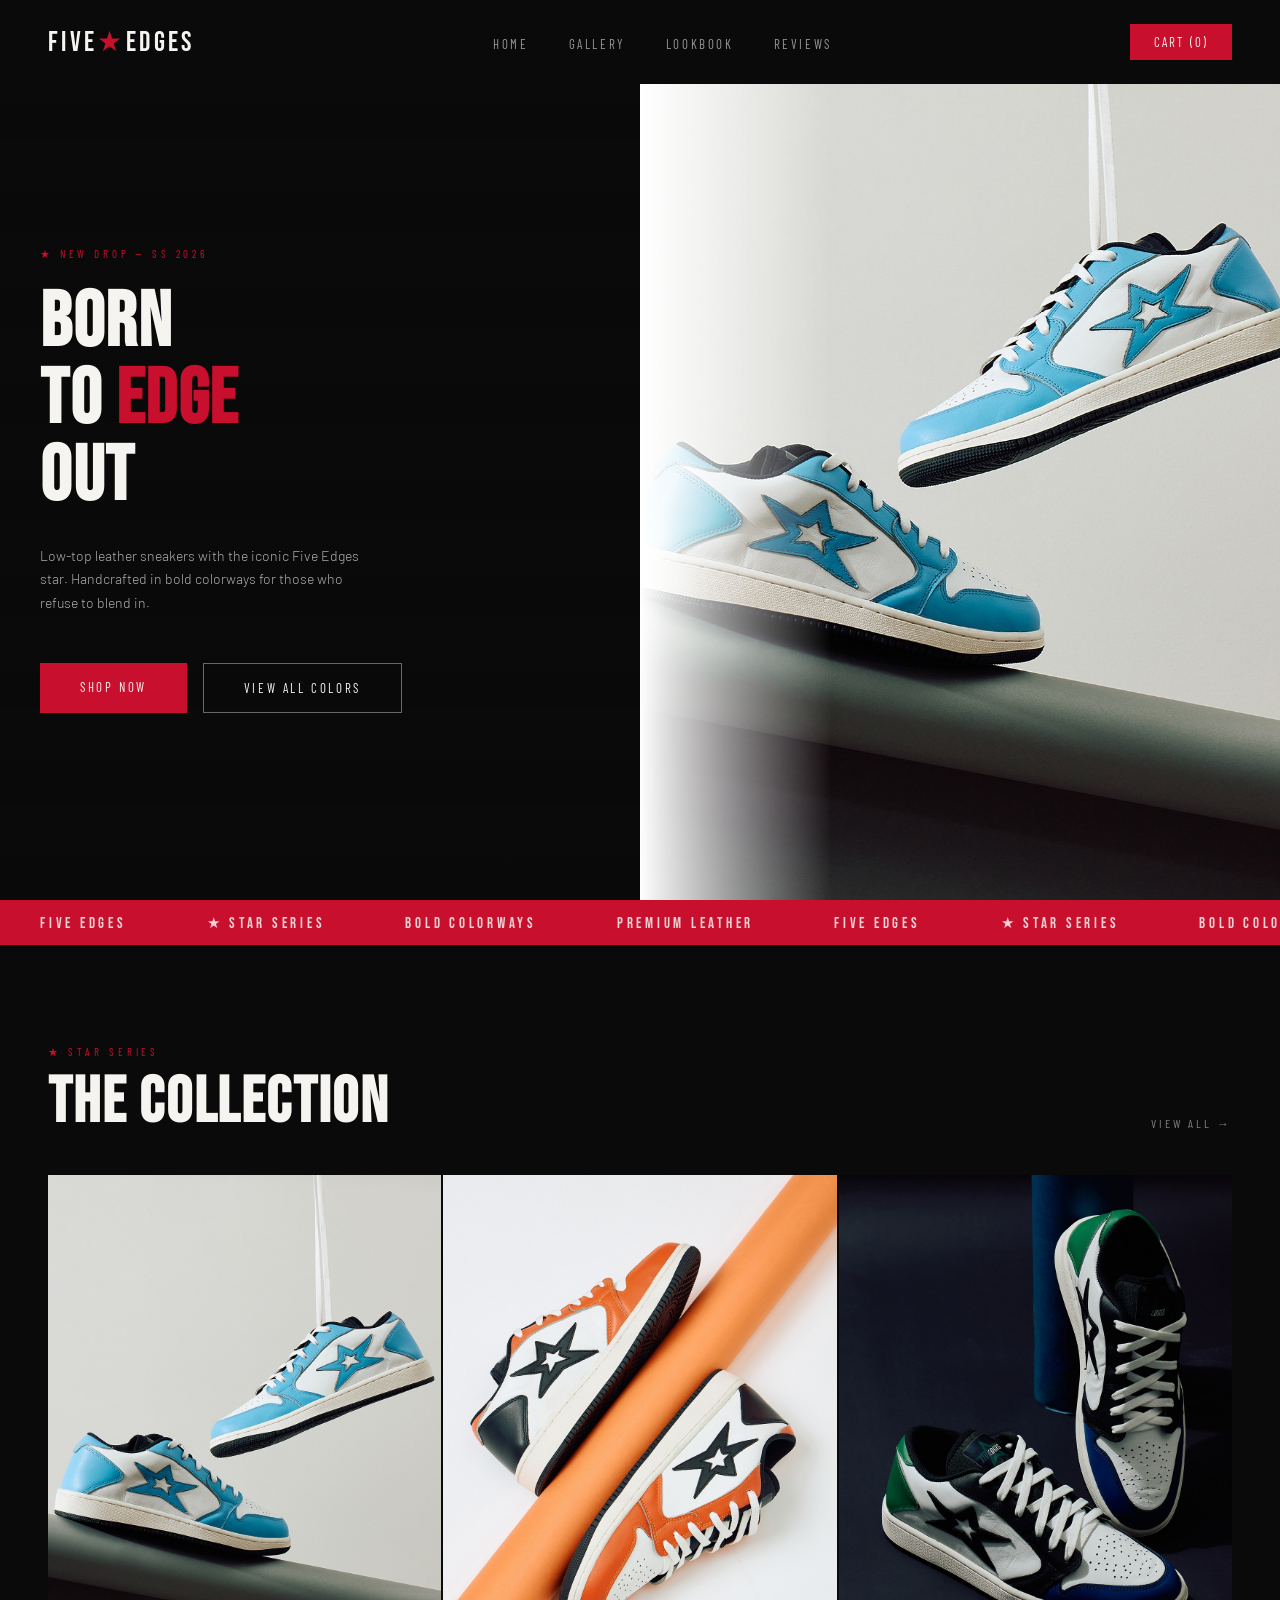
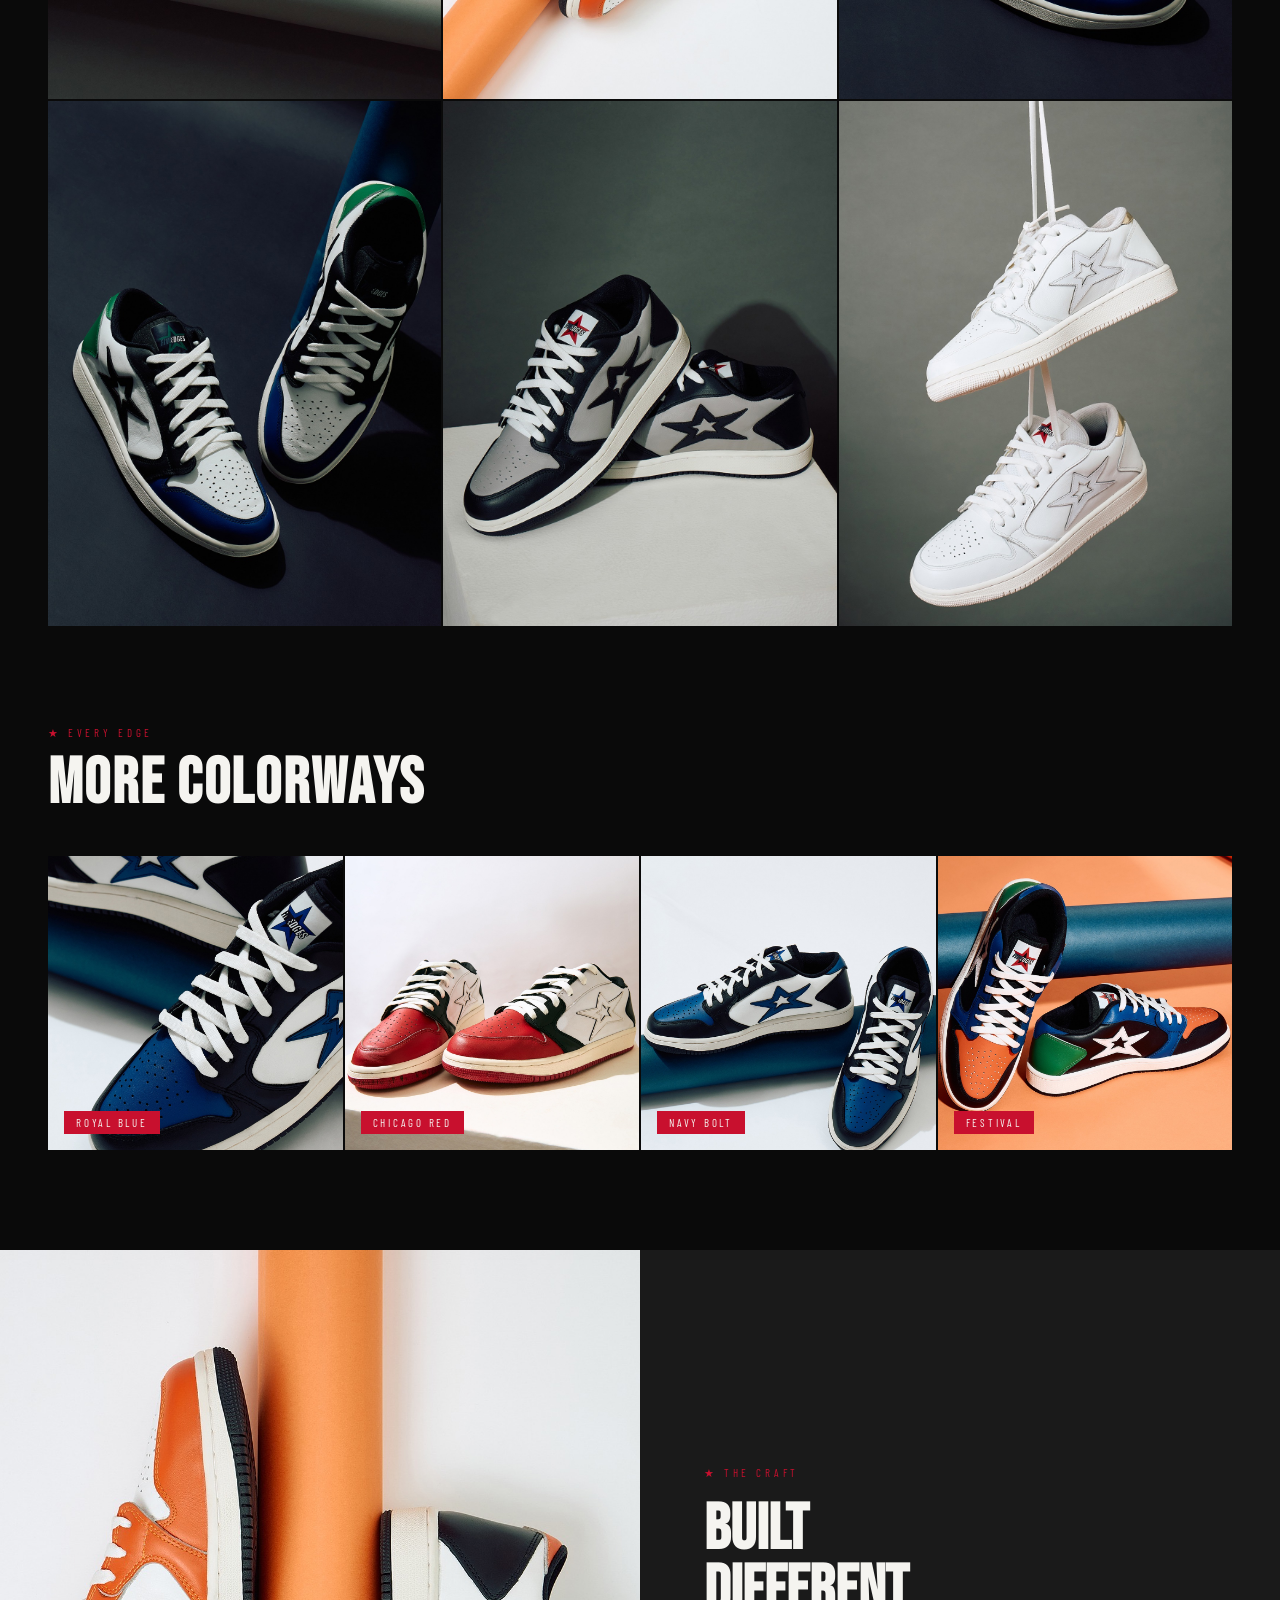
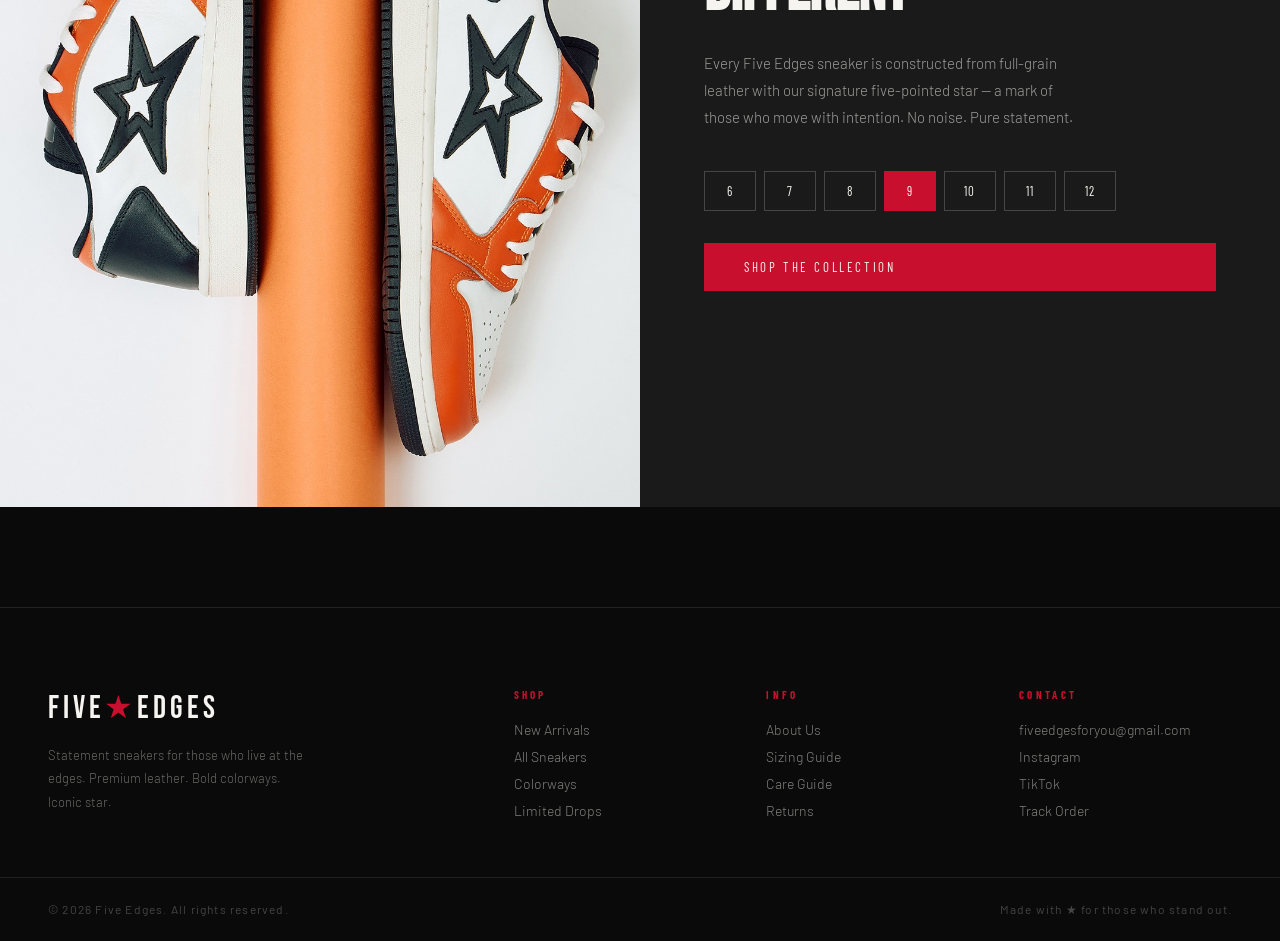
<file: index.html>
<!DOCTYPE html>
<html lang="en">
<head>
<meta charset="UTF-8">
<meta name="viewport" content="width=device-width, initial-scale=1.0">
<title>FIVE EDGES — Sneakers</title>
<link href="https://fonts.googleapis.com/css2?family=Bebas+Neue&family=Barlow+Condensed:wght@400;600;700&family=Barlow:wght@300;400&display=swap" rel="stylesheet">
  <link rel="stylesheet" href="assets/css/style.css">
</head>
<body>


<!-- NAV -->
<nav>
  <a href="#" class="nav-logo">FIVE<span>★</span>EDGES</a>
  <ul class="nav-links">
    <li><a href="index.html">Home</a></li>
    <li><a href="gallery.html">Gallery</a></li>
    <li><a href="lookbook.html">Lookbook</a></li>
    <li><a href="reviews.html">Reviews</a></li>
  </ul>
  <div style="display:flex;align-items:center;gap:12px;">
    <button class="nav-cart" onclick="openCart()">Cart (<span id="cartCount">0</span>)</button>
    <button class="hamburger" id="hamburger" onclick="toggleMenu()" aria-label="Menu">
      <span></span><span></span><span></span>
    </button>
  </div>
</nav>

<!-- Mobile Menu -->
<div class="mobile-menu" id="mobileMenu">
  <ul>
    <li><a href="index.html" onclick="toggleMenu()">Home</a></li>
    <li><a href="gallery.html" onclick="toggleMenu()">Gallery</a></li>
    <li><a href="lookbook.html" onclick="toggleMenu()">Lookbook</a></li>
    <li><a href="reviews.html" onclick="toggleMenu()">Reviews</a></li>
  </ul>
</div>

<!-- HERO -->
<section class="hero">
  <div class="hero-left">
    <div class="hero-tag">★ New Drop — SS 2026</div>
    <h1 class="hero-title">BORN<br>TO <em>EDGE</em><br>OUT</h1>
    <p class="hero-sub">Low-top leather sneakers with the iconic Five Edges star. Handcrafted in bold colorways for those who refuse to blend in.</p>
    <div class="hero-cta">
      <a href="#collection" class="btn-primary">Shop Now</a>
      <a href="#colorways" class="btn-outline">View All Colors</a>
    </div>
  </div>
  <div class="hero-right">
    <img src="assets/images/image-001.jpg" alt="Five Edges Blue Star" id="heroImg">
    <div class="hero-overlay"></div>
  </div>
</section>

<!-- MARQUEE -->
<div class="marquee-strip">
  <div class="marquee-inner">
    <span>FIVE EDGES</span><span>★ STAR SERIES</span><span>BOLD COLORWAYS</span><span>PREMIUM LEATHER</span><span>FIVE EDGES</span><span>★ STAR SERIES</span><span>BOLD COLORWAYS</span><span>PREMIUM LEATHER</span><span>FIVE EDGES</span><span>★ STAR SERIES</span><span>BOLD COLORWAYS</span><span>PREMIUM LEATHER</span><span>FIVE EDGES</span><span>★ STAR SERIES</span><span>BOLD COLORWAYS</span><span>PREMIUM LEATHER</span>
  </div>
</div>

<!-- COLLECTION -->
<section id="collection" style="background:#0a0a0a;">
  <div class="section-header">
    <div>
      <div class="section-label">★ Star Series</div>
      <h2 class="section-title">The Collection</h2>
    </div>
    <a href="#" class="section-link">View All →</a>
  </div>

  <div class="product-grid">
    <!-- Card 1 -->
    <div class="product-card" onclick="addToCart('Star Low — Ocean Blue', '₹4,499')">
      <img src="assets/images/image-001.jpg" alt="Ocean Blue">
      <div class="product-card-overlay">
        <div class="product-name">Star Low</div>
        <div class="product-color">Ocean Blue / White</div>
        <div class="product-price">₹4,499</div>
        <button class="add-to-cart">Add to Cart</button>
      </div>
    </div>
    <!-- Card 2 -->
    <div class="product-card" onclick="addToCart('Star Low — Blaze Orange', '₹4,499')">
      <img src="assets/images/image-002.jpg" alt="Blaze Orange">
      <div class="product-card-overlay">
        <div class="product-name">Star Low</div>
        <div class="product-color">Blaze Orange / Black</div>
        <div class="product-price">₹4,499</div>
        <button class="add-to-cart">Add to Cart</button>
      </div>
    </div>
    <!-- Card 3 -->
    <div class="product-card" onclick="addToCart('Star Low — Forest Night', '₹4,499')">
      <img src="assets/images/image-003.jpg" alt="Forest Night">
      <div class="product-card-overlay">
        <div class="product-name">Star Low</div>
        <div class="product-color">Forest / Navy / Blue</div>
        <div class="product-price">₹4,499</div>
        <button class="add-to-cart">Add to Cart</button>
      </div>
    </div>
    <!-- Card 4 -->
    <div class="product-card" onclick="addToCart('Star Low — Midnight', '₹4,499')">
      <img src="assets/images/image-004.jpg" alt="Midnight">
      <div class="product-card-overlay">
        <div class="product-name">Star Low</div>
        <div class="product-color">Midnight Navy / Blue</div>
        <div class="product-price">₹4,499</div>
        <button class="add-to-cart">Add to Cart</button>
      </div>
    </div>
    <!-- Card 5 -->
    <div class="product-card" onclick="addToCart('Star Low — Shadow', '₹4,499')">
      <img src="assets/images/image-005.jpg" alt="Shadow">
      <div class="product-card-overlay">
        <div class="product-name">Star Low</div>
        <div class="product-color">Shadow Grey / Navy</div>
        <div class="product-price">₹4,499</div>
        <button class="add-to-cart">Add to Cart</button>
      </div>
    </div>
    <!-- Card 6 -->
    <div class="product-card" onclick="addToCart('Star Low — Cloud', '₹4,499')">
      <img src="assets/images/image-006.jpg" alt="Cloud White">
      <div class="product-card-overlay">
        <div class="product-name">Star Low</div>
        <div class="product-color">Cloud White / Gold</div>
        <div class="product-price">₹4,499</div>
        <button class="add-to-cart">Add to Cart</button>
      </div>
    </div>
  </div>
</section>

<!-- COLORWAYS -->
<section class="colorway-section" id="colorways">
  <div class="section-header" style="padding: 0 0 0 0;">
    <div>
      <div class="section-label">★ Every Edge</div>
      <h2 class="section-title">More Colorways</h2>
    </div>
  </div>
  <div class="colorway-scroll">
    <div class="colorway-item" onclick="addToCart('Star Low — Royal Blue', '₹4,499')">
      <img src="assets/images/image-007.jpg" alt="Royal Blue">
      <div class="colorway-badge">Royal Blue</div>
    </div>
    <div class="colorway-item" onclick="addToCart('Star Low — Chicago Red', '₹4,499')">
      <img src="assets/images/image-008.jpg" alt="Chicago Red">
      <div class="colorway-badge">Chicago Red</div>
    </div>
    <div class="colorway-item" onclick="addToCart('Star Low — Navy Bolt', '₹4,499')">
      <img src="assets/images/image-009.jpg" alt="Navy Bolt">
      <div class="colorway-badge">Navy Bolt</div>
    </div>
    <div class="colorway-item" onclick="addToCart('Star Low — Festival', '₹4,499')">
      <img src="assets/images/image-010.jpg" alt="Festival">
      <div class="colorway-badge">Festival</div>
    </div>
  </div>
</section>

<!-- FEATURE SPLIT -->
<section class="feature-split" id="about">
  <div class="feature-img">
    <img src="assets/images/image-011.jpg" alt="Five Edges detail">
  </div>
  <div class="feature-content">
    <div class="section-label">★ The Craft</div>
    <h2>BUILT<br>DIFFERENT</h2>
    <p>Every Five Edges sneaker is constructed from full-grain leather with our signature five-pointed star — a mark of those who move with intention. No noise. Pure statement.</p>
    <div class="size-row" id="sizeRow">
      <button class="size-btn" onclick="selectSize(this)">6</button>
      <button class="size-btn" onclick="selectSize(this)">7</button>
      <button class="size-btn" onclick="selectSize(this)">8</button>
      <button class="size-btn active" onclick="selectSize(this)">9</button>
      <button class="size-btn" onclick="selectSize(this)">10</button>
      <button class="size-btn" onclick="selectSize(this)">11</button>
      <button class="size-btn" onclick="selectSize(this)">12</button>
    </div>
    <a href="#collection" class="btn-primary">Shop the Collection</a>
  </div>
</section>

<!-- CART DRAWER -->
<div class="cart-overlay" id="cartOverlay" onclick="closeCart()"></div>
<div class="cart-drawer" id="cartDrawer">
  <div class="cart-header">
    <div style="display:flex;align-items:center;gap:12px;">
      <h3>YOUR CART</h3>
      <span class="cart-count" id="cartCountBadge">0</span>
    </div>
    <button class="cart-close" onclick="closeCart()">✕</button>
  </div>
  <div class="cart-items" id="cartItems">
    <div class="cart-empty">
      <span class="big">★</span>
      Your cart is empty
    </div>
  </div>
  <div class="cart-footer" id="cartFooter" style="display:none;">
    <div class="cart-total-row">
      <span class="cart-total-label">Total</span>
      <span class="cart-total-amount" id="cartTotal">$0</span>
    </div>
    <button class="checkout-btn">Proceed to Checkout →</button>
  </div>
</div>

<!-- TOAST -->
<div class="toast" id="toast">Added to Cart ★</div>

<!-- FOOTER -->
<footer>
  <div class="footer-brand">
    <a href="#" class="nav-logo">FIVE<span style="color:var(--red)">★</span>EDGES</a>
    <p>Statement sneakers for those who live at the edges. Premium leather. Bold colorways. Iconic star.</p>
  </div>
  <div class="footer-col">
    <h4>Shop</h4>
    <a href="#">New Arrivals</a>
    <a href="#">All Sneakers</a>
    <a href="#">Colorways</a>
    <a href="#">Limited Drops</a>
  </div>
  <div class="footer-col">
    <h4>Info</h4>
    <a href="#">About Us</a>
    <a href="#">Sizing Guide</a>
    <a href="#">Care Guide</a>
    <a href="#">Returns</a>
  </div>
  <div class="footer-col">
    <h4>Contact</h4>
    <a href="#">fiveedgesforyou@gmail.com</a>
    <a href="#">Instagram</a>
    <a href="#">TikTok</a>
    <a href="#">Track Order</a>
  </div>
</footer>
<div class="footer-bottom">
  <p>© 2026 Five Edges. All rights reserved.</p>
  <p>Made with ★ for those who stand out.</p>
</div>

  <script src="assets/js/main.js"></script>
</body>
</html>
</file>
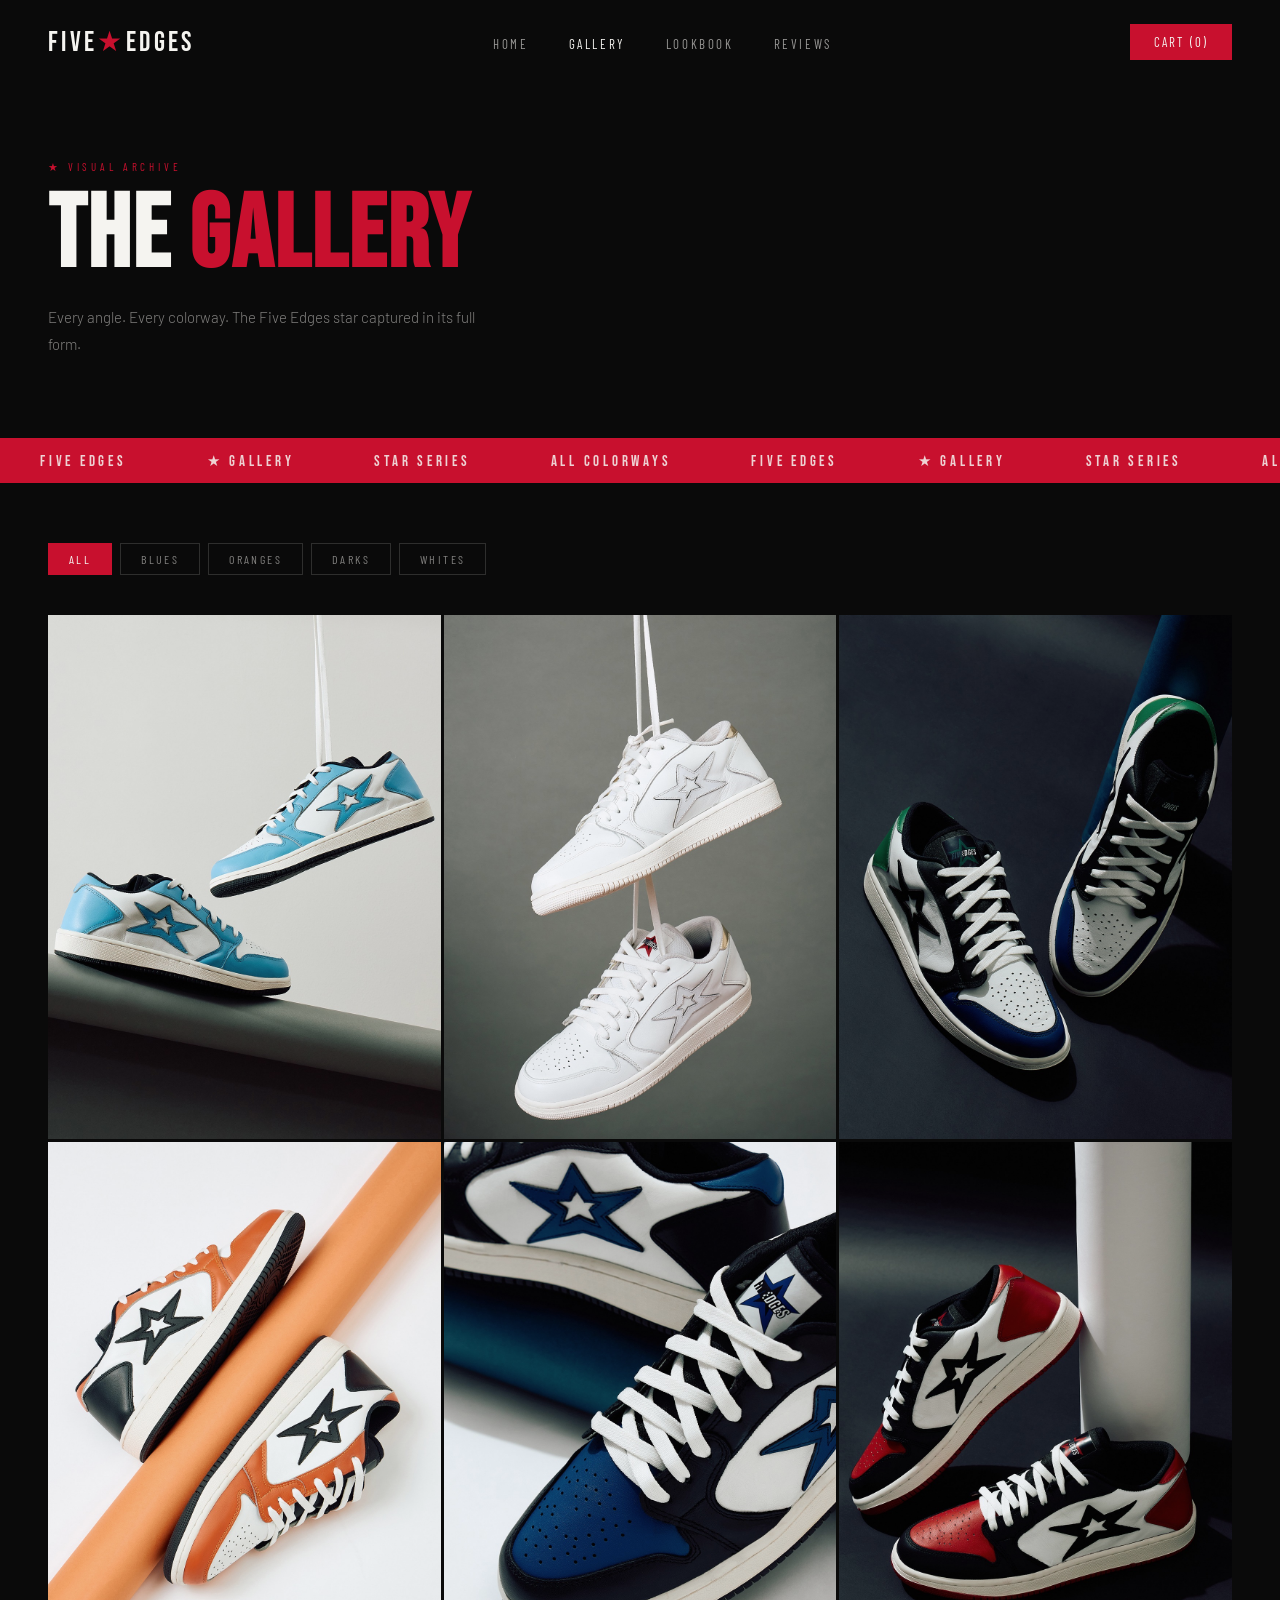
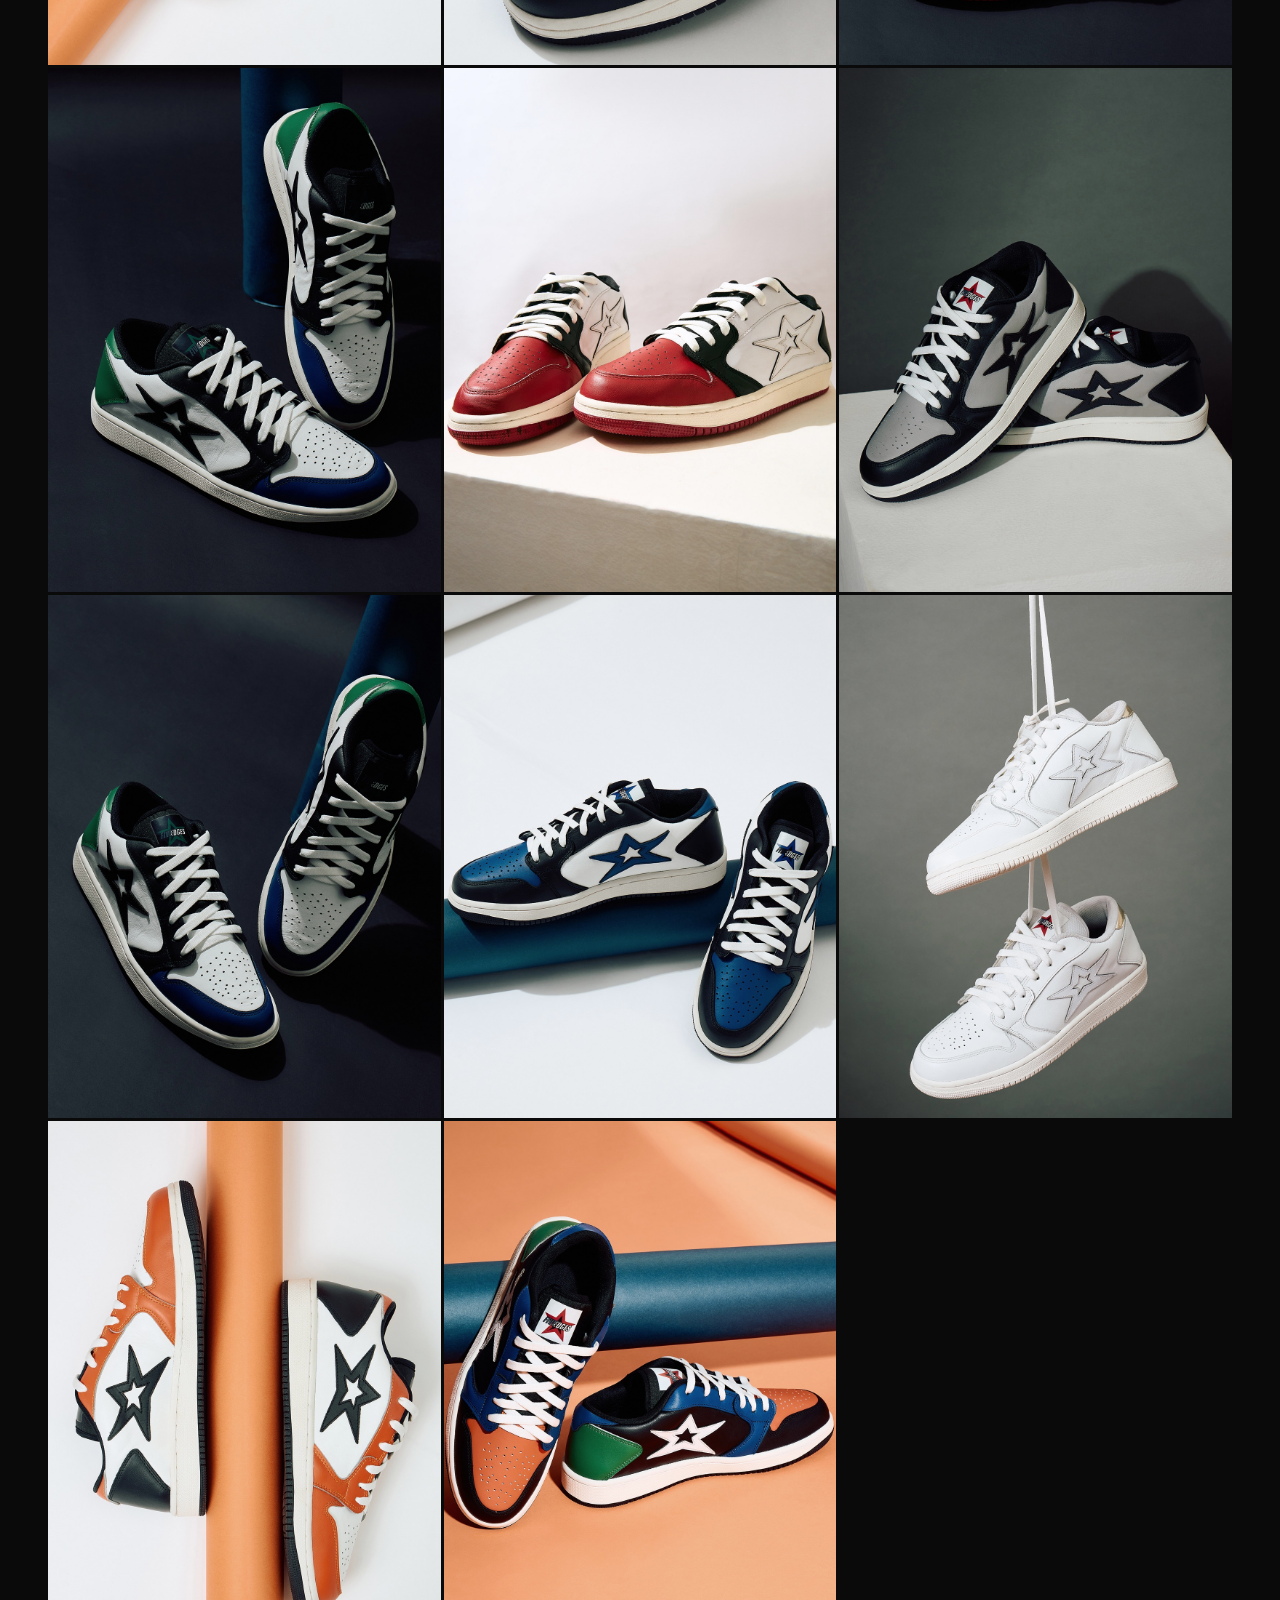
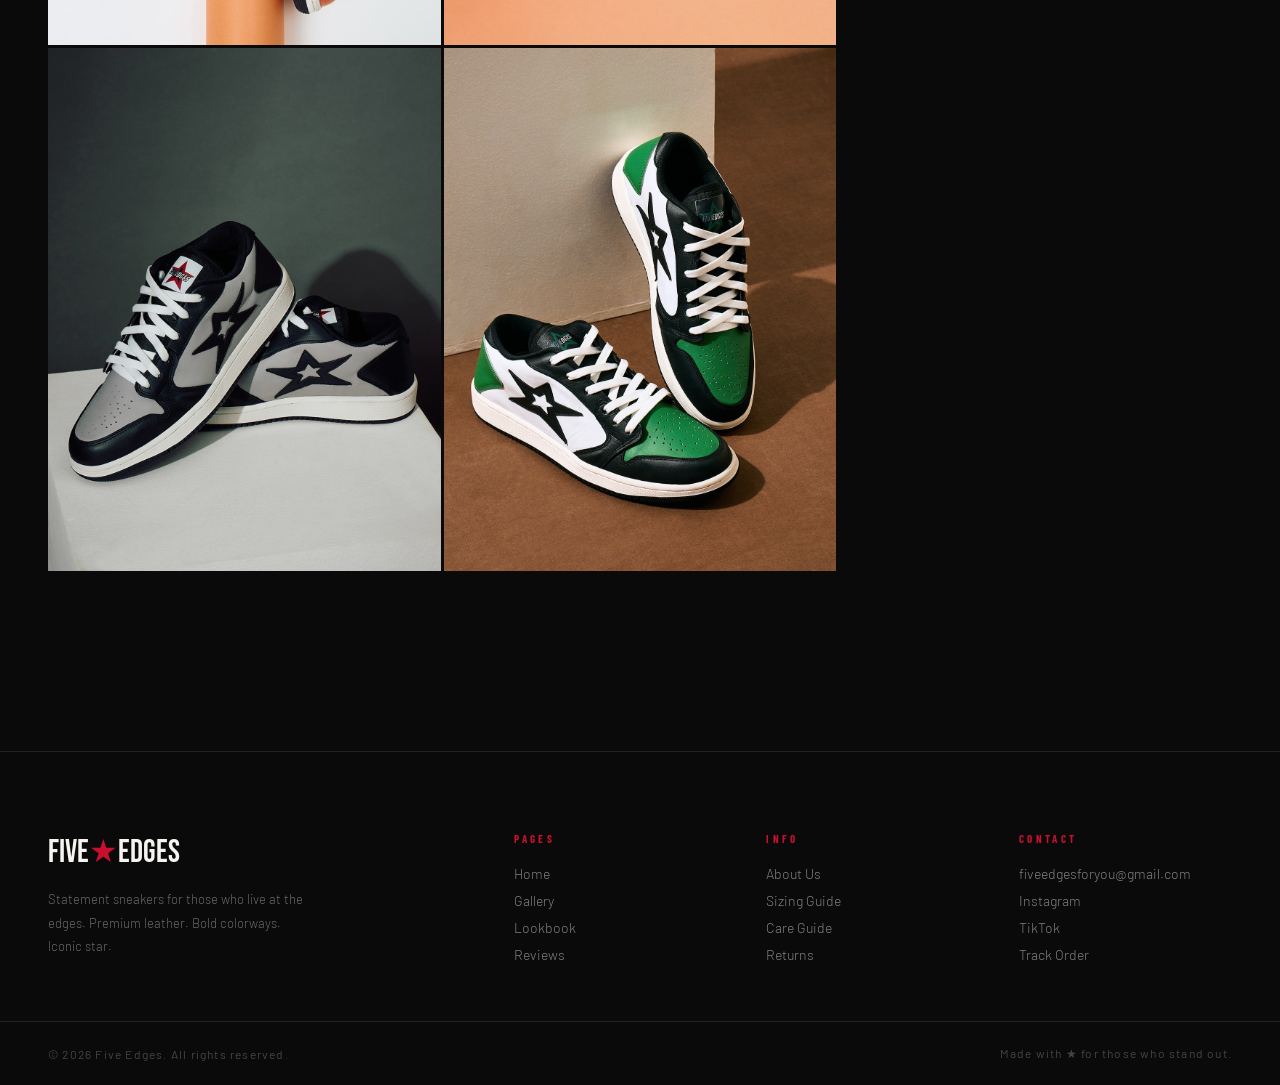
<file: gallery.html>
<!DOCTYPE html>
<html lang="en">
<head>
<meta charset="UTF-8"><meta name="viewport" content="width=device-width,initial-scale=1.0">
<title>Gallery — Five Edges</title>

<link href="https://fonts.googleapis.com/css2?family=Bebas+Neue&family=Barlow+Condensed:wght@400;600;700&family=Barlow:wght@300;400&display=swap" rel="stylesheet">
  <link rel="stylesheet" href="assets/css/style.css">
</head>
<body style="background:#0a0a0a;">

<nav>
  <a href="index.html" class="nav-logo">FIVE<span>★</span>EDGES</a>
  <ul class="nav-links">
    <li><a href="index.html" >Home</a></li>
    <li><a href="gallery.html" class='active'>Gallery</a></li>
    <li><a href="lookbook.html" >Lookbook</a></li>
    <li><a href="reviews.html" >Reviews</a></li>
  </ul>
  <div style="display:flex;align-items:center;gap:12px;">
    <button class="nav-cart">Cart (0)</button>
    <button class="hamburger" id="hamburger" onclick="toggleMenu()"><span></span><span></span><span></span></button>
  </div>
</nav>
<div class="mobile-menu" id="mobileMenu">
  <ul>
    <li><a href="index.html" onclick="toggleMenu()">Home</a></li>
    <li><a href="gallery.html" onclick="toggleMenu()">Gallery</a></li>
    <li><a href="lookbook.html" onclick="toggleMenu()">Lookbook</a></li>
    <li><a href="reviews.html" onclick="toggleMenu()">Reviews</a></li>
  </ul>
</div>


<div class="page-hero">
  <div class="page-tag">★ Visual Archive</div>
  <h1 class="page-title">THE <em>GALLERY</em></h1>
  <p class="page-sub">Every angle. Every colorway. The Five Edges star captured in its full form.</p>
</div>

<div class="marquee-strip">
  <div class="marquee-inner">
    <span>FIVE EDGES</span><span>★ GALLERY</span><span>STAR SERIES</span><span>ALL COLORWAYS</span><span>FIVE EDGES</span><span>★ GALLERY</span><span>STAR SERIES</span><span>ALL COLORWAYS</span><span>FIVE EDGES</span><span>★ GALLERY</span><span>STAR SERIES</span><span>ALL COLORWAYS</span><span>FIVE EDGES</span><span>★ GALLERY</span><span>STAR SERIES</span><span>ALL COLORWAYS</span>
  </div>
</div>

<div class="filter-wrap">
  <div class="filter-bar">
    <button class="filter-btn active" onclick="filterGallery(this,'all')">All</button>
    <button class="filter-btn" onclick="filterGallery(this,'blue')">Blues</button>
    <button class="filter-btn" onclick="filterGallery(this,'orange')">Oranges</button>
    <button class="filter-btn" onclick="filterGallery(this,'dark')">Darks</button>
    <button class="filter-btn" onclick="filterGallery(this,'white')">Whites</button>
  </div>
</div>

<div class="masonry" id="gallery">
  <div class="masonry-item" data-tag="blue"><img src="assets/images/image-001.jpg" alt="Ocean Blue" loading="lazy"><div class="masonry-overlay"><div class="masonry-label">Star Low</div><div class="masonry-sub">Ocean Blue / White</div></div></div>
  <div class="masonry-item" data-tag="orange"><img src="assets/images/image-002.jpg" alt="Blaze Orange" loading="lazy"><div class="masonry-overlay"><div class="masonry-label">Star Low</div><div class="masonry-sub">Blaze Orange / Black</div></div></div>
  <div class="masonry-item" data-tag="dark"><img src="assets/images/image-003.jpg" alt="Forest Night" loading="lazy"><div class="masonry-overlay"><div class="masonry-label">Star Low</div><div class="masonry-sub">Forest / Navy / Blue</div></div></div>
  <div class="masonry-item" data-tag="dark"><img src="assets/images/image-004.jpg" alt="Midnight Navy" loading="lazy"><div class="masonry-overlay"><div class="masonry-label">Star Low</div><div class="masonry-sub">Midnight Navy</div></div></div>
  <div class="masonry-item" data-tag="orange"><img src="assets/images/image-011.jpg" alt="Orange Top" loading="lazy"><div class="masonry-overlay"><div class="masonry-label">Star Low</div><div class="masonry-sub">Orange / Black Sole</div></div></div>
  <div class="masonry-item" data-tag="dark"><img src="assets/images/image-005.jpg" alt="Shadow Grey" loading="lazy"><div class="masonry-overlay"><div class="masonry-label">Star Low</div><div class="masonry-sub">Shadow Grey / Navy</div></div></div>
  <div class="masonry-item" data-tag="white"><img src="assets/images/image-006.jpg" alt="Cloud White" loading="lazy"><div class="masonry-overlay"><div class="masonry-label">Star Low</div><div class="masonry-sub">Cloud White / Gold</div></div></div>
  <div class="masonry-item" data-tag="blue"><img src="assets/images/image-007.jpg" alt="Royal Blue" loading="lazy"><div class="masonry-overlay"><div class="masonry-label">Star Low</div><div class="masonry-sub">Royal Blue — Detail</div></div></div>
  <div class="masonry-item" data-tag="white"><img src="assets/images/image-008.jpg" alt="Chicago Red" loading="lazy"><div class="masonry-overlay"><div class="masonry-label">Star Low</div><div class="masonry-sub">Chicago Red / White</div></div></div>
  <div class="masonry-item" data-tag="blue"><img src="assets/images/image-009.jpg" alt="Navy Bolt" loading="lazy"><div class="masonry-overlay"><div class="masonry-label">Star Low</div><div class="masonry-sub">Navy Bolt / Blue</div></div></div>
  <div class="masonry-item" data-tag="orange"><img src="assets/images/image-010.jpg" alt="Festival" loading="lazy"><div class="masonry-overlay"><div class="masonry-label">Star Low</div><div class="masonry-sub">Festival — Multi</div></div></div>

  <div class="masonry-item" data-tag="dark"><img src="assets/images/image-012.jpg" alt="Green Black" loading="lazy"><div class="masonry-overlay"><div class="masonry-label">Star Low</div><div class="masonry-sub">Forest Green / Black</div></div></div>
  <div class="masonry-item" data-tag="dark"><img src="assets/images/image-004.jpg" alt="Midnight Navy" loading="lazy"><div class="masonry-overlay"><div class="masonry-label">Star Low</div><div class="masonry-sub">Midnight Navy / Blue</div></div></div>
  <div class="masonry-item" data-tag="dark"><img src="assets/images/image-013.jpg" alt="Red Black" loading="lazy"><div class="masonry-overlay"><div class="masonry-label">Star Low</div><div class="masonry-sub">Crimson Red / Black</div></div></div>
  <div class="masonry-item" data-tag="dark"><img src="assets/images/image-005.jpg" alt="Shadow Grey" loading="lazy"><div class="masonry-overlay"><div class="masonry-label">Star Low</div><div class="masonry-sub">Shadow Grey / Navy</div></div></div>

  <div class="masonry-item" data-tag="white"><img src="assets/images/image-006.jpg" alt="Cloud White Gold" loading="lazy"><div class="masonry-overlay"><div class="masonry-label">Star Low</div><div class="masonry-sub">Cloud White / Gold</div></div></div>
</div>


<footer>
  <div class="footer-brand">
    <a href="index.html" class="footer-logo">FIVE<span>★</span>EDGES</a>
    <p>Statement sneakers for those who live at the edges. Premium leather. Bold colorways. Iconic star.</p>
  </div>
  <div class="footer-col"><h4>Pages</h4><a href="index.html">Home</a><a href="gallery.html">Gallery</a><a href="lookbook.html">Lookbook</a><a href="reviews.html">Reviews</a></div>
  <div class="footer-col"><h4>Info</h4><a href="#">About Us</a><a href="#">Sizing Guide</a><a href="#">Care Guide</a><a href="#">Returns</a></div>
  <div class="footer-col"><h4>Contact</h4><a href="#">fiveedgesforyou@gmail.com</a><a href="#">Instagram</a><a href="#">TikTok</a><a href="#">Track Order</a></div>
</footer>
<div class="footer-bottom">
  <p>© 2026 Five Edges. All rights reserved.</p>
  <p>Made with ★ for those who stand out.</p>
</div>
  <script src="assets/js/main.js"></script>
</body></html>
</file>
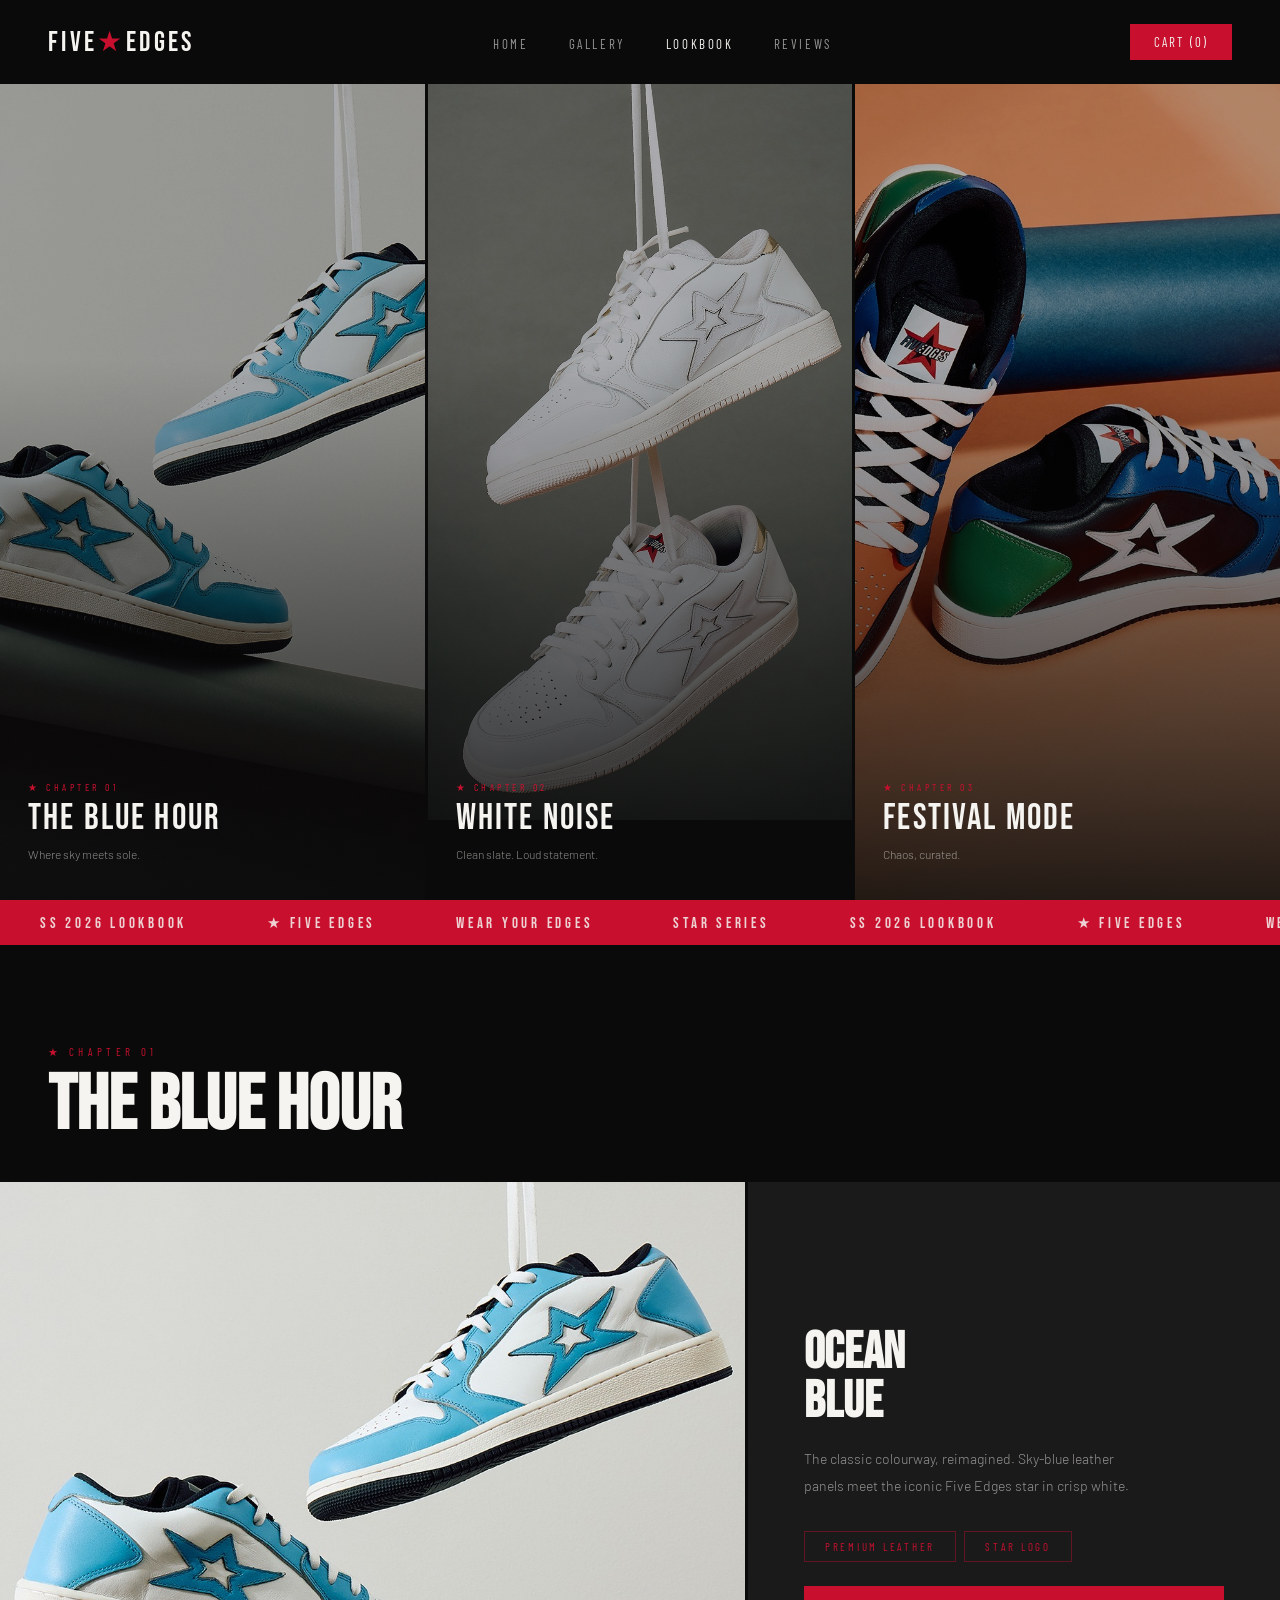
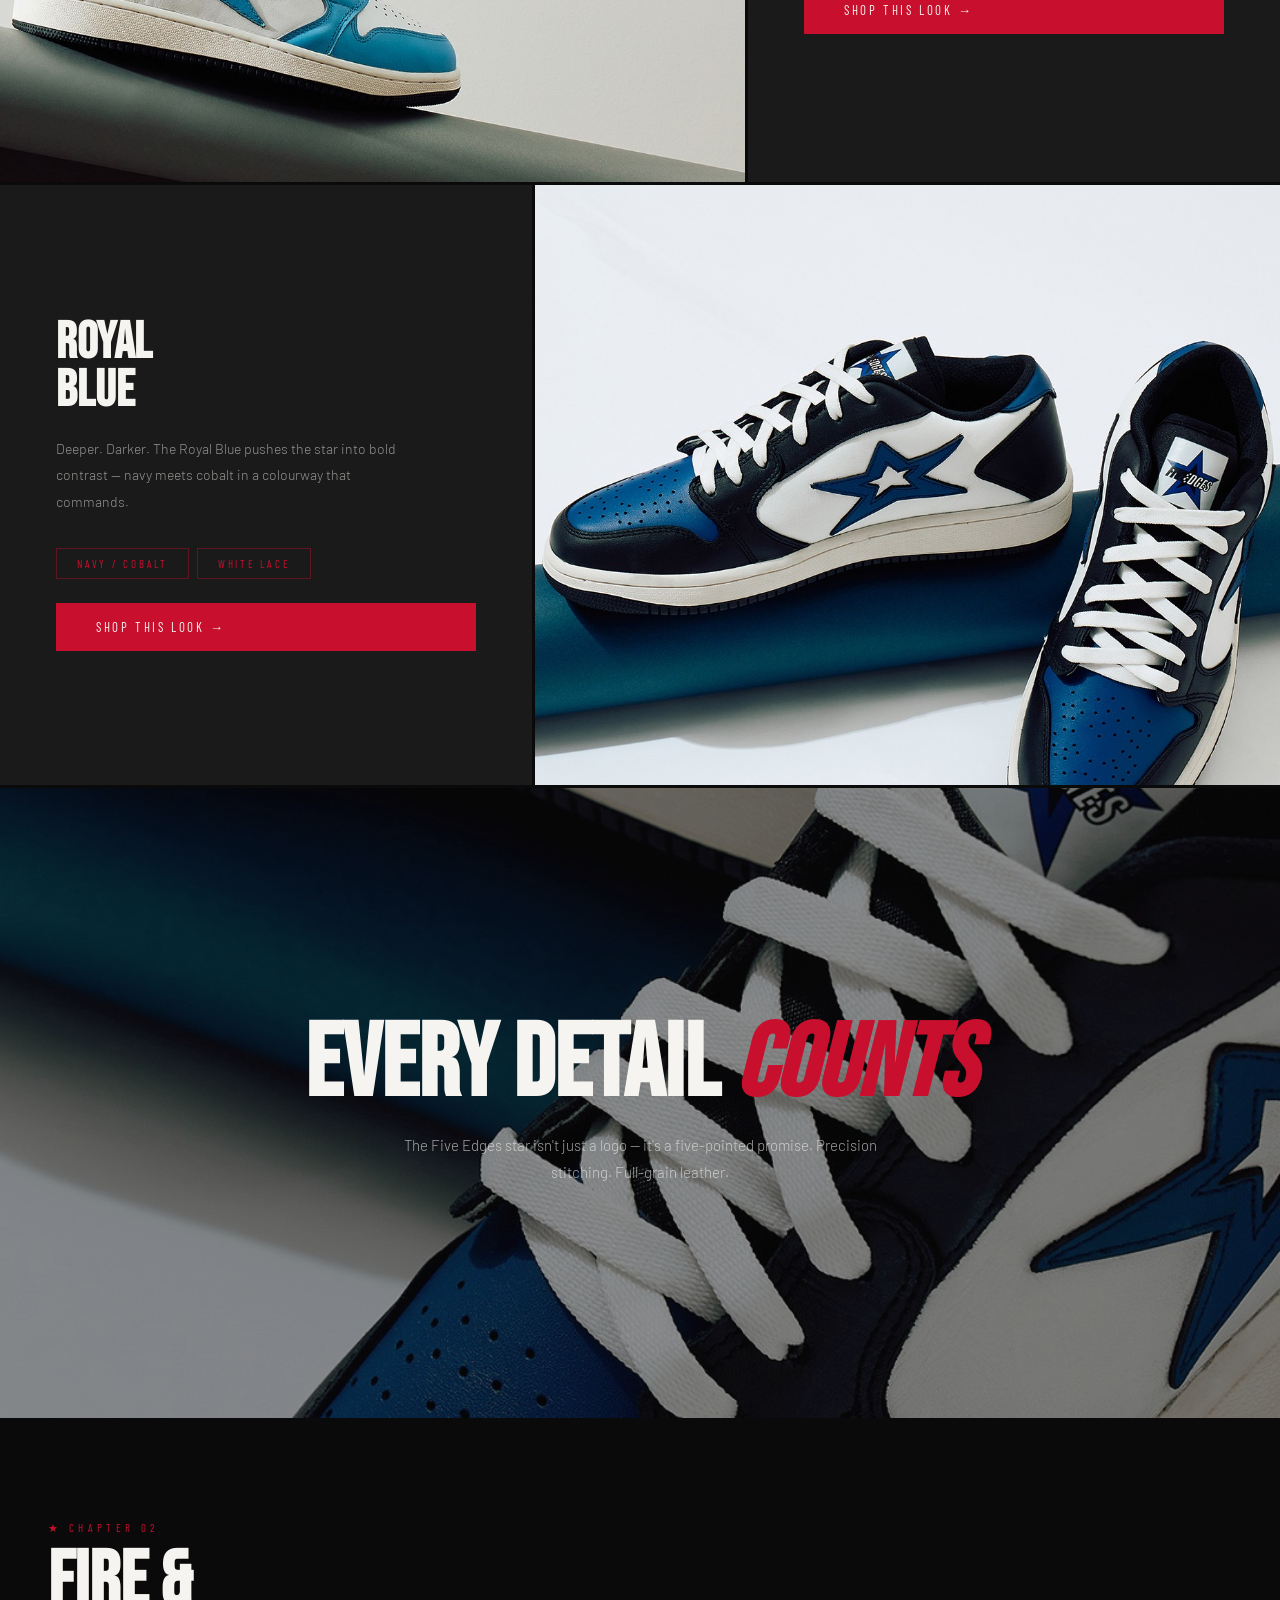
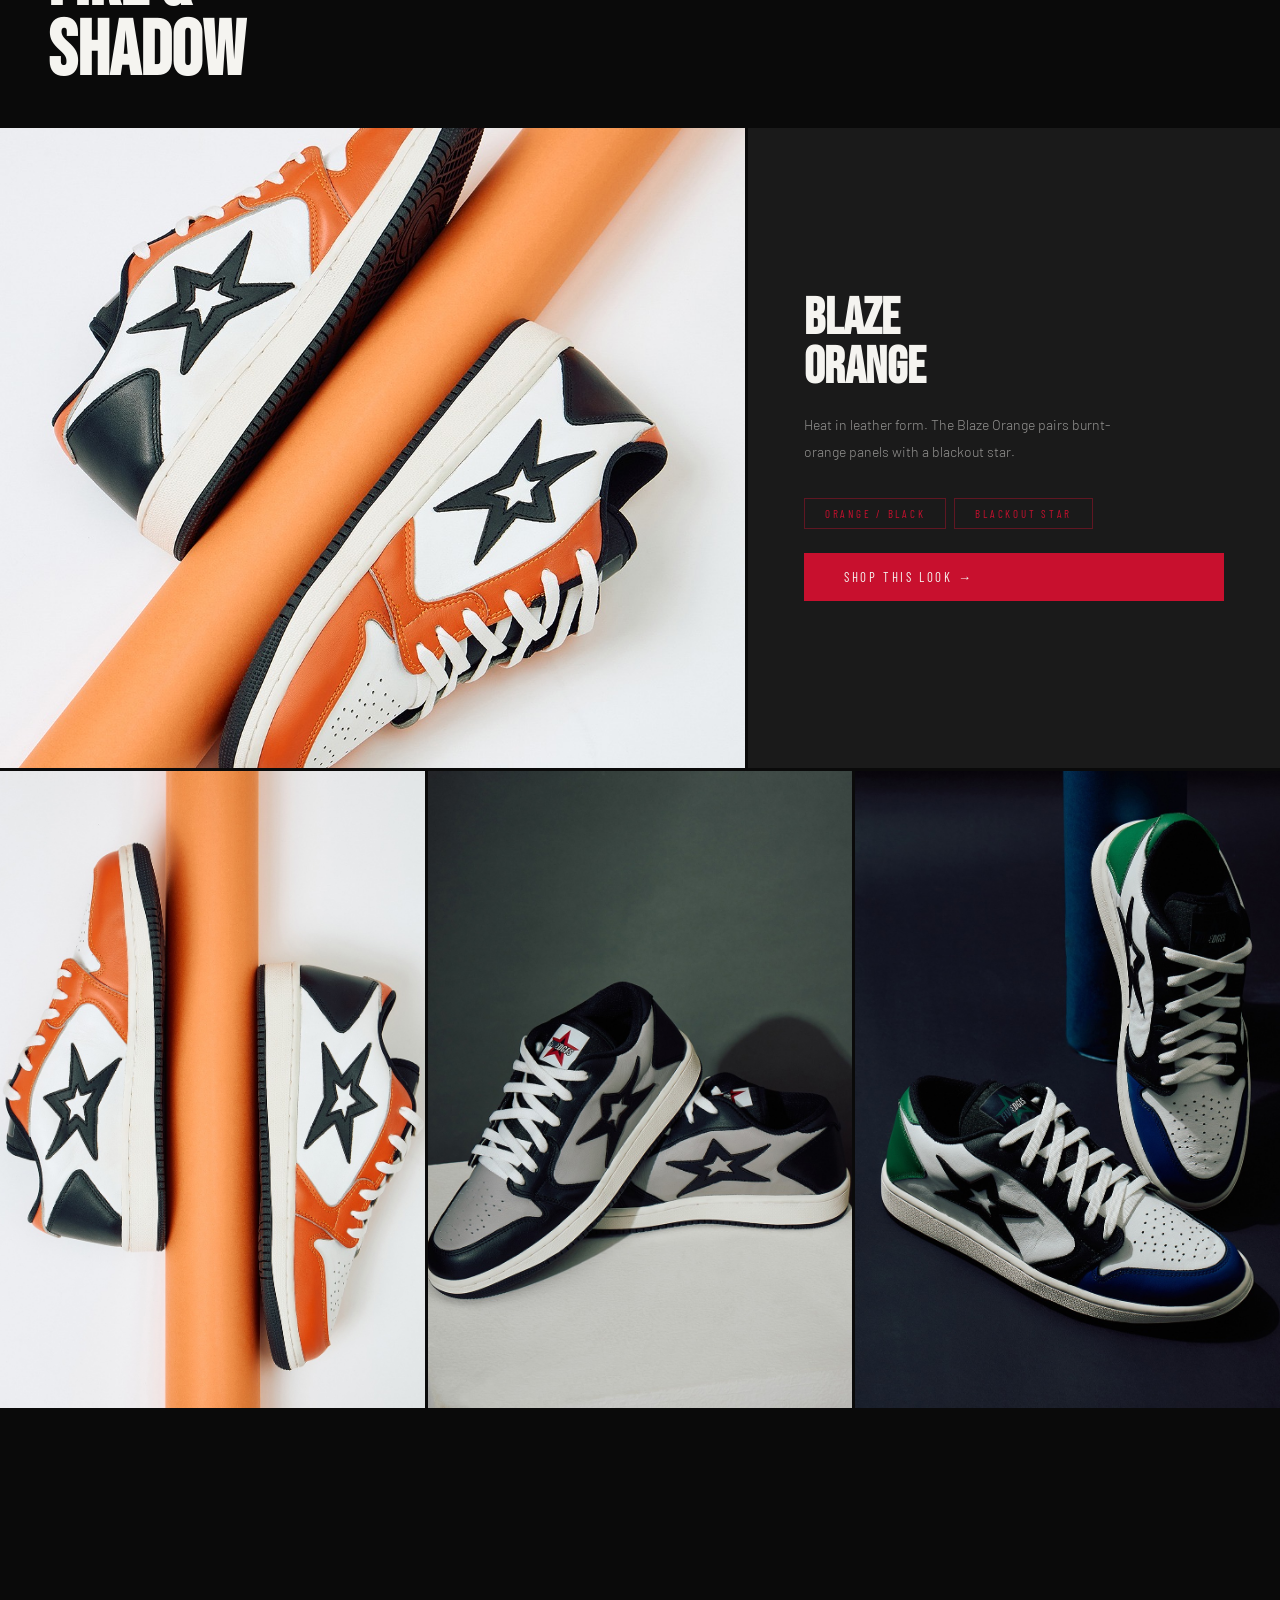
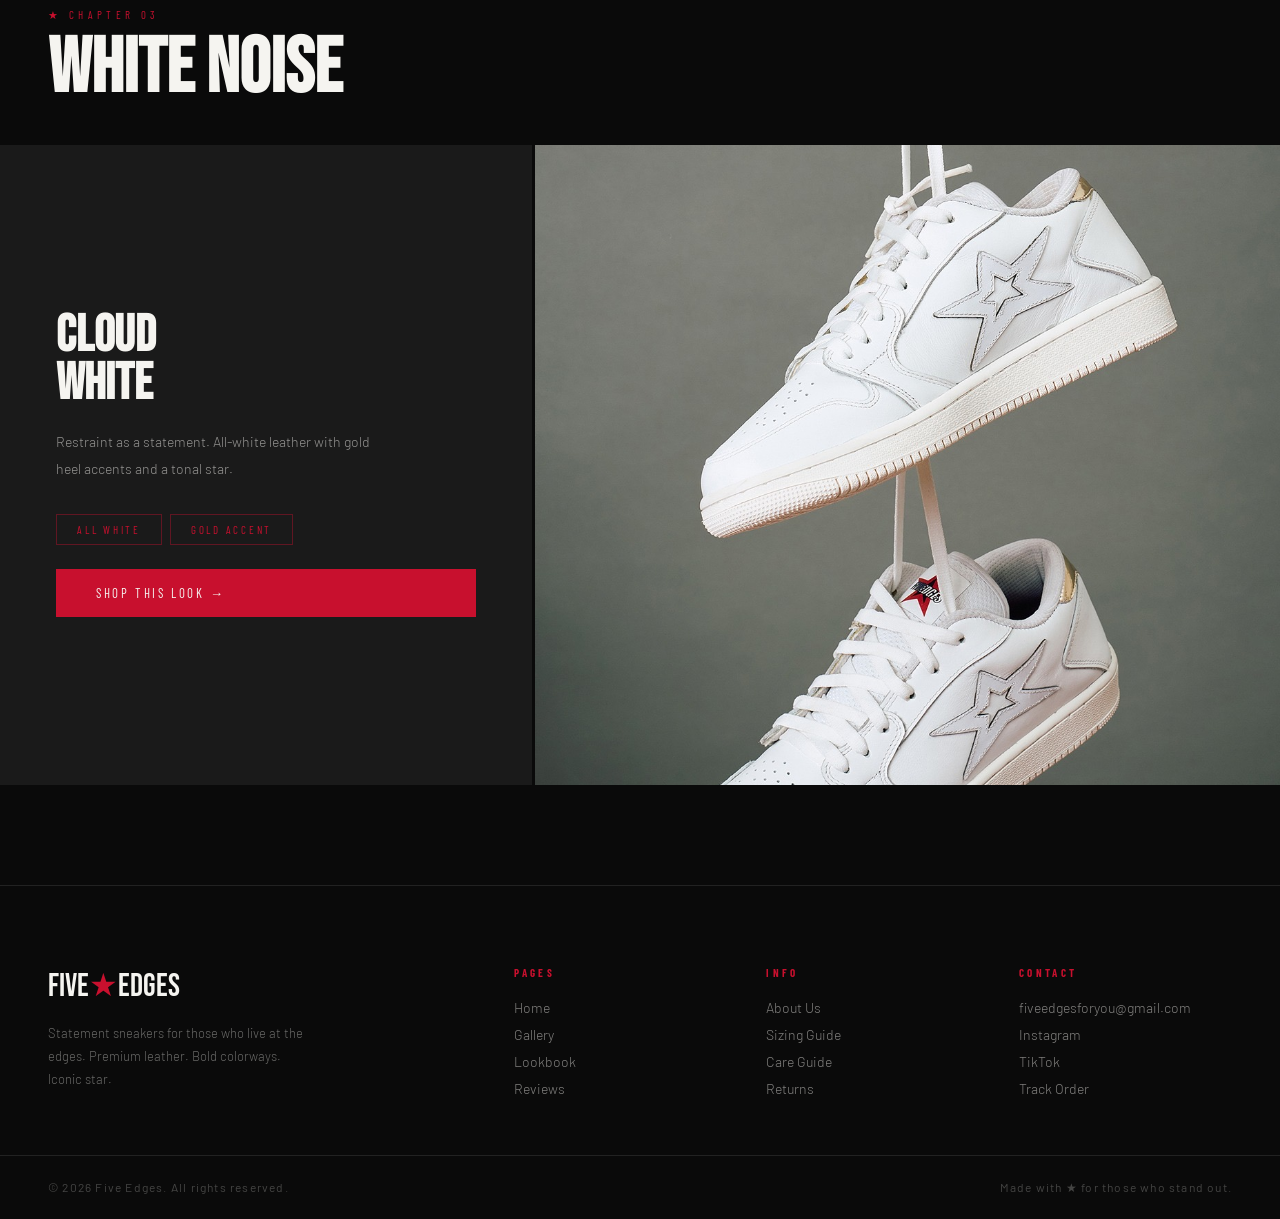
<file: lookbook.html>
<!DOCTYPE html>
<html lang="en">
<head>
<meta charset="UTF-8"><meta name="viewport" content="width=device-width,initial-scale=1.0">
<title>Lookbook — Five Edges</title>

<link href="https://fonts.googleapis.com/css2?family=Bebas+Neue&family=Barlow+Condensed:wght@400;600;700&family=Barlow:wght@300;400&display=swap" rel="stylesheet">
  <link rel="stylesheet" href="assets/css/style.css">
</head>
<body style="background:#0a0a0a;">

<nav>
  <a href="index.html" class="nav-logo">FIVE<span>★</span>EDGES</a>
  <ul class="nav-links">
    <li><a href="index.html" >Home</a></li>
    <li><a href="gallery.html" >Gallery</a></li>
    <li><a href="lookbook.html" class='active'>Lookbook</a></li>
    <li><a href="reviews.html" >Reviews</a></li>
  </ul>
  <div style="display:flex;align-items:center;gap:12px;">
    <button class="nav-cart">Cart (0)</button>
    <button class="hamburger" id="hamburger" onclick="toggleMenu()"><span></span><span></span><span></span></button>
  </div>
</nav>
<div class="mobile-menu" id="mobileMenu">
  <ul>
    <li><a href="index.html" onclick="toggleMenu()">Home</a></li>
    <li><a href="gallery.html" onclick="toggleMenu()">Gallery</a></li>
    <li><a href="lookbook.html" onclick="toggleMenu()">Lookbook</a></li>
    <li><a href="reviews.html" onclick="toggleMenu()">Reviews</a></li>
  </ul>
</div>


<div class="lb-hero">
  <div class="lb-hero-panel"><img src="assets/images/image-001.jpg" alt="Ocean Blue"><div class="lb-hero-text"><div class="lb-chapter">★ Chapter 01</div><div class="lb-title">THE BLUE HOUR</div><div class="lb-desc">Where sky meets sole.</div></div></div>
  <div class="lb-hero-panel" style="padding-top:80px;"><img src="assets/images/image-006.jpg" alt="Cloud White" style="height:calc(100% - 80px)"><div class="lb-hero-text"><div class="lb-chapter">★ Chapter 02</div><div class="lb-title">WHITE NOISE</div><div class="lb-desc">Clean slate. Loud statement.</div></div></div>
  <div class="lb-hero-panel"><img src="assets/images/image-010.jpg" alt="Festival"><div class="lb-hero-text"><div class="lb-chapter">★ Chapter 03</div><div class="lb-title">FESTIVAL MODE</div><div class="lb-desc">Chaos, curated.</div></div></div>
</div>

<div class="marquee-strip"><div class="marquee-inner"><span>SS 2026 LOOKBOOK</span><span>★ FIVE EDGES</span><span>WEAR YOUR EDGES</span><span>STAR SERIES</span><span>SS 2026 LOOKBOOK</span><span>★ FIVE EDGES</span><span>WEAR YOUR EDGES</span><span>STAR SERIES</span><span>SS 2026 LOOKBOOK</span><span>★ FIVE EDGES</span><span>WEAR YOUR EDGES</span><span>STAR SERIES</span><span>SS 2026 LOOKBOOK</span><span>★ FIVE EDGES</span><span>WEAR YOUR EDGES</span><span>STAR SERIES</span></div></div>

<div class="lb-section"><div class="lb-section-label">★ Chapter 01</div><h2 class="lb-section-title">THE BLUE HOUR</h2></div>
<div class="lb-two-col">
  <div class="lb-img" style="height:600px;"><img src="assets/images/image-001.jpg" alt="Ocean Blue"></div>
  <div class="lb-text"><h3>OCEAN<br>BLUE</h3><p>The classic colourway, reimagined. Sky-blue leather panels meet the iconic Five Edges star in crisp white.</p><div><span class="lb-tag">Premium Leather</span><span class="lb-tag">Star Logo</span></div><a href="index.html" class="btn-primary" style="margin-top:16px;">Shop This Look →</a></div>
</div>
<div class="lb-two-col rev">
  <div class="lb-text"><h3>ROYAL<br>BLUE</h3><p>Deeper. Darker. The Royal Blue pushes the star into bold contrast — navy meets cobalt in a colourway that commands.</p><div><span class="lb-tag">Navy / Cobalt</span><span class="lb-tag">White Lace</span></div><a href="index.html" class="btn-primary" style="margin-top:16px;">Shop This Look →</a></div>
  <div class="lb-img" style="height:600px;"><img src="assets/images/image-009.jpg" alt="Navy Bolt"></div>
</div>

<div class="lb-full"><img src="assets/images/image-007.jpg" alt="Royal Blue Detail"><div class="lb-full-text"><h2>EVERY DETAIL <em style="color:#c8102e">COUNTS</em></h2><p>The Five Edges star isn't just a logo — it's a five-pointed promise. Precision stitching. Full-grain leather.</p></div></div>

<div class="lb-section"><div class="lb-section-label">★ Chapter 02</div><h2 class="lb-section-title">FIRE &<br>SHADOW</h2></div>
<div class="lb-two-col">
  <div class="lb-img" style="height:640px;"><img src="assets/images/image-002.jpg" alt="Blaze Orange"></div>
  <div class="lb-text"><h3>BLAZE<br>ORANGE</h3><p>Heat in leather form. The Blaze Orange pairs burnt-orange panels with a blackout star.</p><div><span class="lb-tag">Orange / Black</span><span class="lb-tag">Blackout Star</span></div><a href="index.html" class="btn-primary" style="margin-top:16px;">Shop This Look →</a></div>
</div>
<div class="lb-three" style="margin-bottom:100px;">
  <div class="lb-img"><img src="assets/images/image-011.jpg" alt="Orange Top"></div>
  <div class="lb-img"><img src="assets/images/image-005.jpg" alt="Shadow Grey"></div>
  <div class="lb-img"><img src="assets/images/image-003.jpg" alt="Forest Night"></div>
</div>

<div class="lb-section"><div class="lb-section-label">★ Chapter 03</div><h2 class="lb-section-title">WHITE NOISE</h2></div>
<div class="lb-two-col rev" style="margin-bottom:100px;">
  <div class="lb-text"><h3>CLOUD<br>WHITE</h3><p>Restraint as a statement. All-white leather with gold heel accents and a tonal star.</p><div><span class="lb-tag">All White</span><span class="lb-tag">Gold Accent</span></div><a href="index.html" class="btn-primary" style="margin-top:16px;">Shop This Look →</a></div>
  <div class="lb-img" style="height:640px;"><img src="assets/images/image-006.jpg" alt="Cloud White"></div>
</div>


<footer>
  <div class="footer-brand">
    <a href="index.html" class="footer-logo">FIVE<span>★</span>EDGES</a>
    <p>Statement sneakers for those who live at the edges. Premium leather. Bold colorways. Iconic star.</p>
  </div>
  <div class="footer-col"><h4>Pages</h4><a href="index.html">Home</a><a href="gallery.html">Gallery</a><a href="lookbook.html">Lookbook</a><a href="reviews.html">Reviews</a></div>
  <div class="footer-col"><h4>Info</h4><a href="#">About Us</a><a href="#">Sizing Guide</a><a href="#">Care Guide</a><a href="#">Returns</a></div>
  <div class="footer-col"><h4>Contact</h4><a href="#">fiveedgesforyou@gmail.com</a><a href="#">Instagram</a><a href="#">TikTok</a><a href="#">Track Order</a></div>
</footer>
<div class="footer-bottom">
  <p>© 2026 Five Edges. All rights reserved.</p>
  <p>Made with ★ for those who stand out.</p>
</div>
  <script src="assets/js/main.js"></script>
</body></html>
</file>
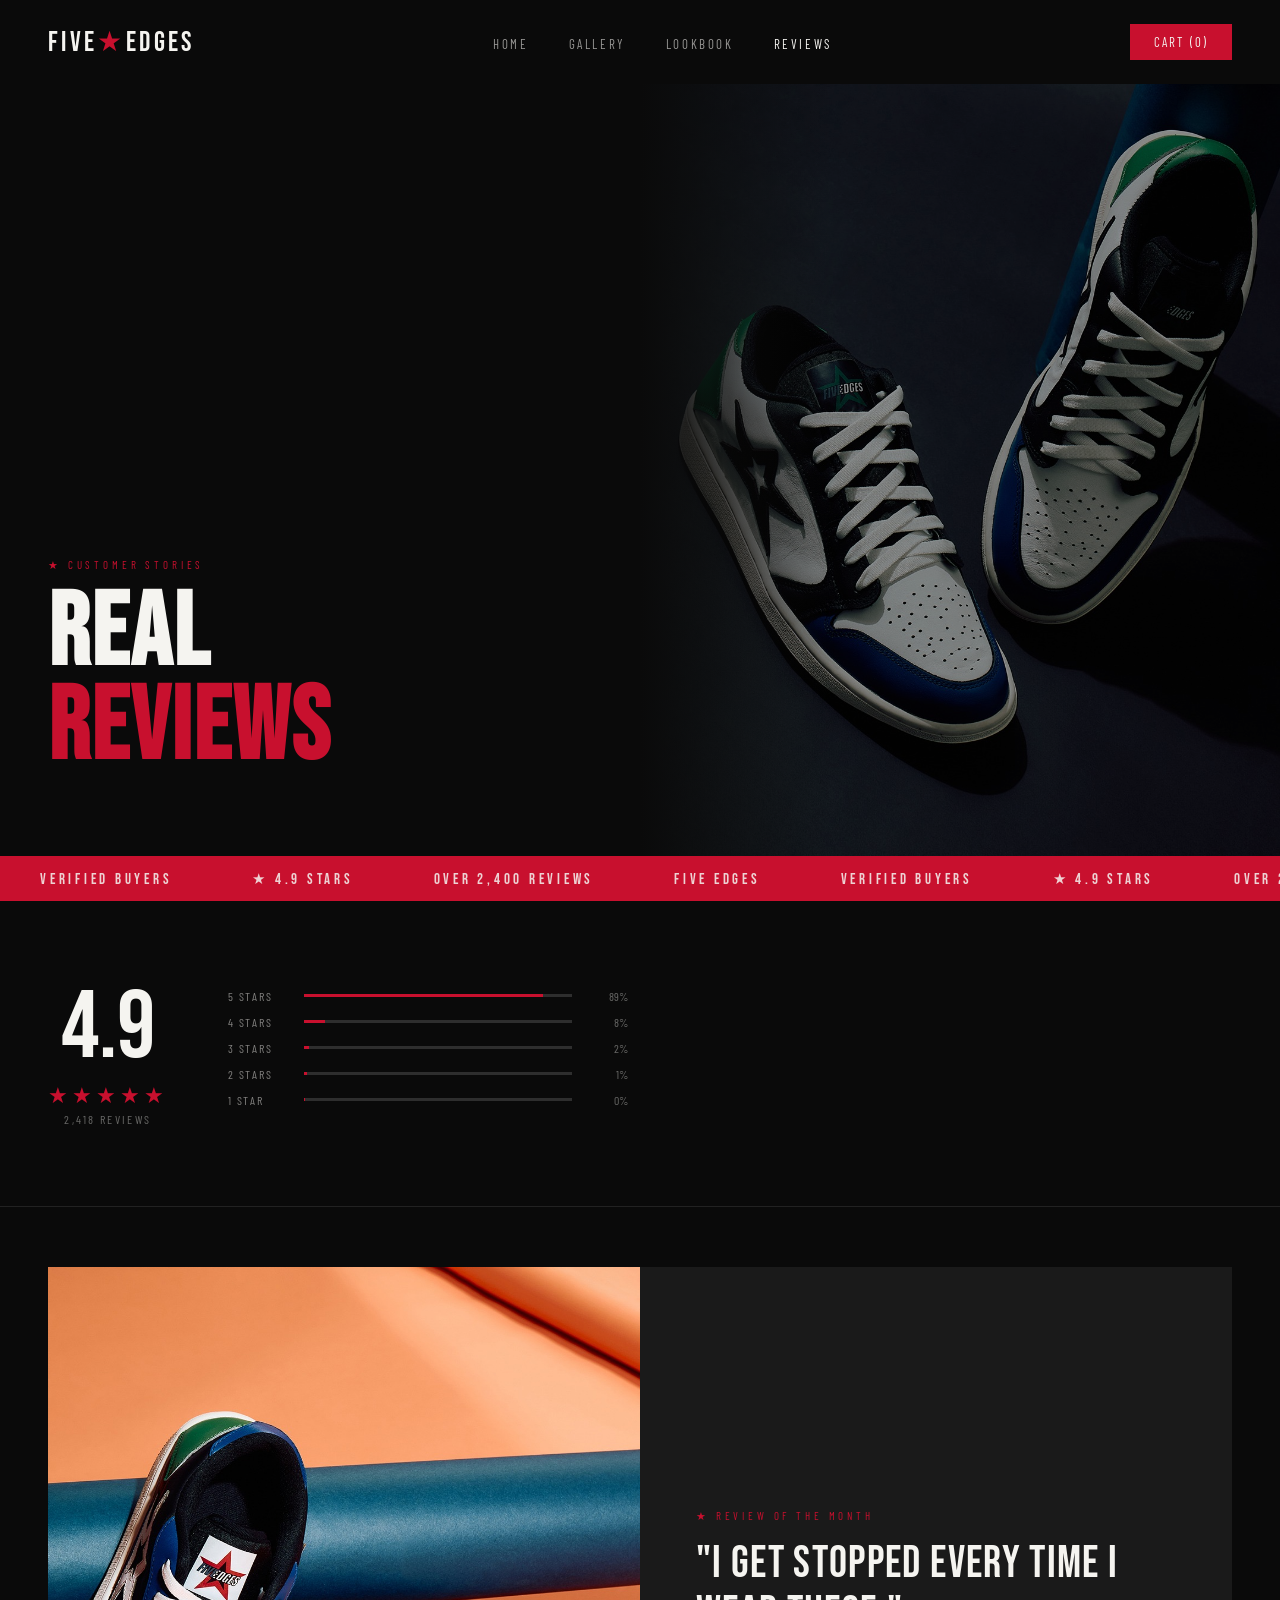
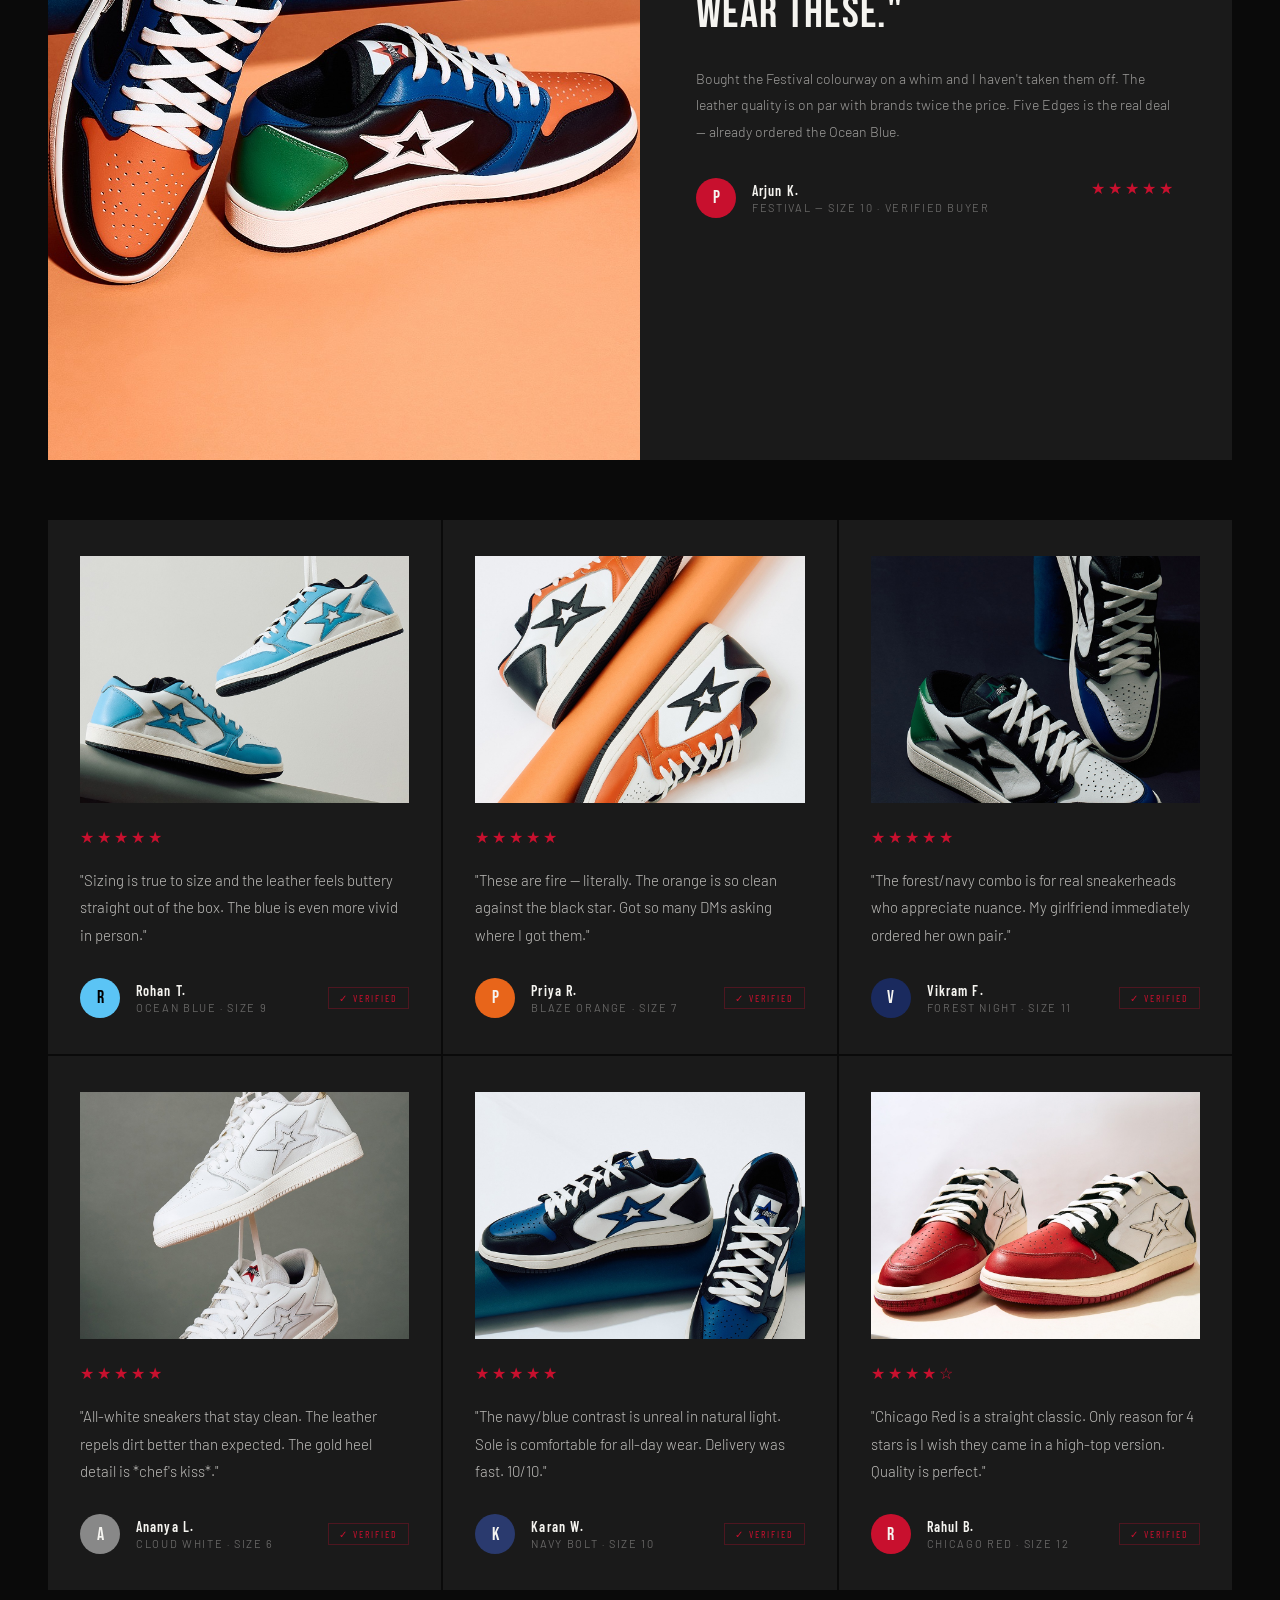
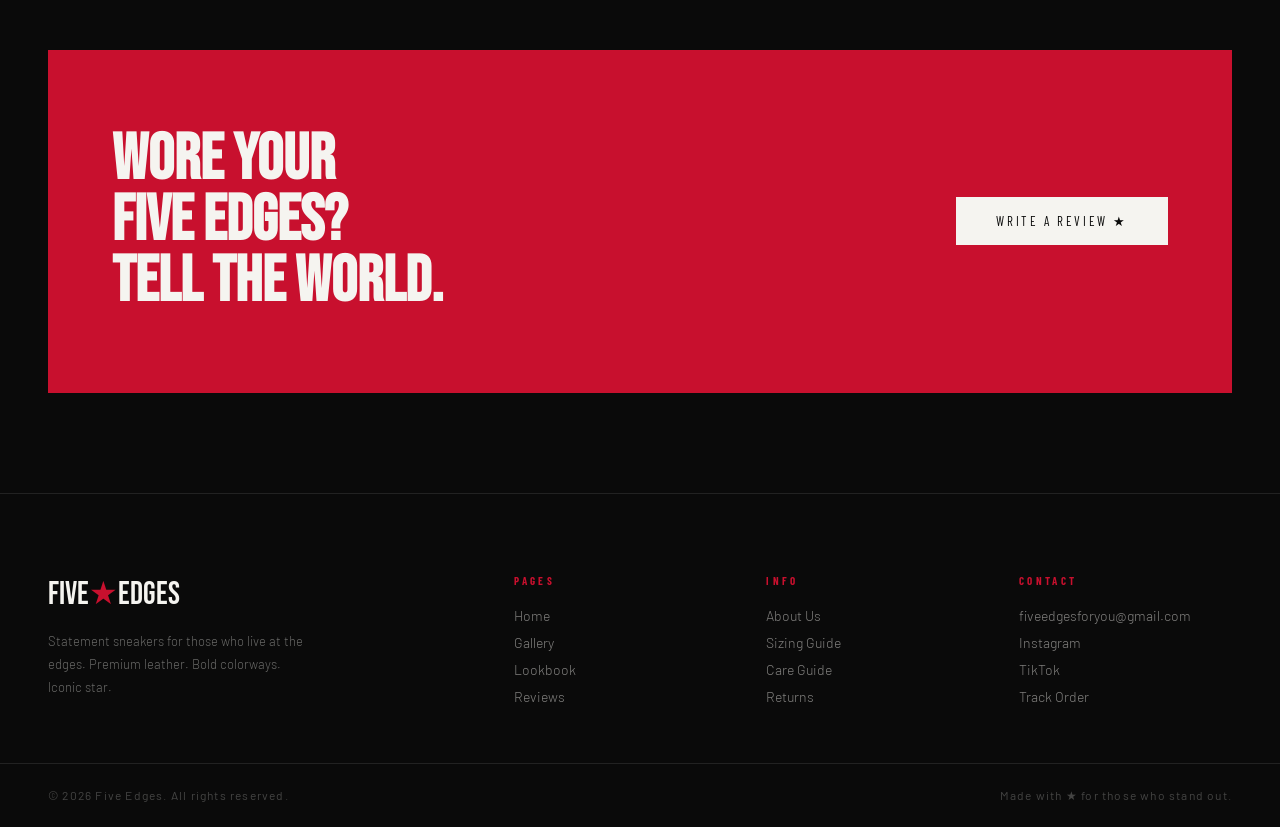
<file: reviews.html>
<!DOCTYPE html>
<html lang="en">
<head>
<meta charset="UTF-8"><meta name="viewport" content="width=device-width,initial-scale=1.0">
<title>Reviews — Five Edges</title>

<link href="https://fonts.googleapis.com/css2?family=Bebas+Neue&family=Barlow+Condensed:wght@400;600;700&family=Barlow:wght@300;400&display=swap" rel="stylesheet">
  <link rel="stylesheet" href="assets/css/style.css">
</head>
<body style="background:#0a0a0a;">

<nav>
  <a href="index.html" class="nav-logo">FIVE<span>★</span>EDGES</a>
  <ul class="nav-links">
    <li><a href="index.html" >Home</a></li>
    <li><a href="gallery.html" >Gallery</a></li>
    <li><a href="lookbook.html" >Lookbook</a></li>
    <li><a href="reviews.html" class='active'>Reviews</a></li>
  </ul>
  <div style="display:flex;align-items:center;gap:12px;">
    <button class="nav-cart">Cart (0)</button>
    <button class="hamburger" id="hamburger" onclick="toggleMenu()"><span></span><span></span><span></span></button>
  </div>
</nav>
<div class="mobile-menu" id="mobileMenu">
  <ul>
    <li><a href="index.html" onclick="toggleMenu()">Home</a></li>
    <li><a href="gallery.html" onclick="toggleMenu()">Gallery</a></li>
    <li><a href="lookbook.html" onclick="toggleMenu()">Lookbook</a></li>
    <li><a href="reviews.html" onclick="toggleMenu()">Reviews</a></li>
  </ul>
</div>


<div class="rv-hero">
  <div class="rv-hero-left">
    <div class="page-tag">★ Customer Stories</div>
    <h1 class="page-title">REAL<br><em>REVIEWS</em></h1>
  </div>
  <div class="rv-hero-right">
    <img src="assets/images/image-004.jpg" alt="Midnight Navy">
    <div class="rv-hero-overlay"></div>
  </div>
</div>

<div class="marquee-strip"><div class="marquee-inner"><span>VERIFIED BUYERS</span><span>★ 4.9 STARS</span><span>OVER 2,400 REVIEWS</span><span>FIVE EDGES</span><span>VERIFIED BUYERS</span><span>★ 4.9 STARS</span><span>OVER 2,400 REVIEWS</span><span>FIVE EDGES</span><span>VERIFIED BUYERS</span><span>★ 4.9 STARS</span><span>OVER 2,400 REVIEWS</span><span>FIVE EDGES</span><span>VERIFIED BUYERS</span><span>★ 4.9 STARS</span><span>OVER 2,400 REVIEWS</span><span>FIVE EDGES</span></div></div>

<div class="rating-summary">
  <div style="text-align:center;">
    <div class="big-score">4.9</div>
    <span class="big-stars">★★★★★</span>
    <div class="big-count">2,418 Reviews</div>
  </div>
  <div style="max-width:400px;">
    <div class="bar-row"><span class="bar-label">5 Stars</span><div class="bar-track"><div class="bar-fill" style="width:89%;animation-delay:0.1s"></div></div><span class="bar-pct">89%</span></div>
    <div class="bar-row"><span class="bar-label">4 Stars</span><div class="bar-track"><div class="bar-fill" style="width:8%;animation-delay:0.25s"></div></div><span class="bar-pct">8%</span></div>
    <div class="bar-row"><span class="bar-label">3 Stars</span><div class="bar-track"><div class="bar-fill" style="width:2%;animation-delay:0.4s"></div></div><span class="bar-pct">2%</span></div>
    <div class="bar-row"><span class="bar-label">2 Stars</span><div class="bar-track"><div class="bar-fill" style="width:1%;animation-delay:0.55s"></div></div><span class="bar-pct">1%</span></div>
    <div class="bar-row"><span class="bar-label">1 Star</span><div class="bar-track"><div class="bar-fill" style="width:0.5%;animation-delay:0.7s"></div></div><span class="bar-pct">0%</span></div>
  </div>
</div>

<div class="featured">
  <div class="featured-img"><img src="assets/images/image-010.jpg" alt="Festival"></div>
  <div class="featured-content">
    <div class="featured-label">★ Review of the Month</div>
    <div class="featured-quote">"I GET STOPPED EVERY TIME I WEAR THESE."</div>
    <p class="featured-body">Bought the Festival colourway on a whim and I haven't taken them off. The leather quality is on par with brands twice the price. Five Edges is the real deal — already ordered the Ocean Blue.</p>
    <div class="rv-meta">
      <div class="rv-avatar">P</div>
      <div><div class="rv-name">Arjun K.</div><div class="rv-detail">Festival — Size 10 · Verified Buyer</div></div>
      <div class="rv-stars" style="margin-left:auto;">★★★★★</div>
    </div>
  </div>
</div>

<div class="reviews-grid">
  <div class="rv-card"><img class="rv-img" src="assets/images/image-001.jpg" alt="Ocean Blue"><div class="rv-stars">★★★★★</div><p class="rv-text">"Sizing is true to size and the leather feels buttery straight out of the box. The blue is even more vivid in person."</p><div class="rv-meta"><div class="rv-avatar" style="background:#5bc4f5;color:#000;">R</div><div><div class="rv-name">Rohan T.</div><div class="rv-detail">Ocean Blue · Size 9</div></div><span class="rv-verified">✓ Verified</span></div></div>
  <div class="rv-card"><img class="rv-img" src="assets/images/image-002.jpg" alt="Blaze Orange"><div class="rv-stars">★★★★★</div><p class="rv-text">"These are fire — literally. The orange is so clean against the black star. Got so many DMs asking where I got them."</p><div class="rv-meta"><div class="rv-avatar" style="background:#e8651a;">P</div><div><div class="rv-name">Priya R.</div><div class="rv-detail">Blaze Orange · Size 7</div></div><span class="rv-verified">✓ Verified</span></div></div>
  <div class="rv-card"><img class="rv-img" src="assets/images/image-003.jpg" alt="Forest Night"><div class="rv-stars">★★★★★</div><p class="rv-text">"The forest/navy combo is for real sneakerheads who appreciate nuance. My girlfriend immediately ordered her own pair."</p><div class="rv-meta"><div class="rv-avatar" style="background:#1a2a5e;">V</div><div><div class="rv-name">Vikram F.</div><div class="rv-detail">Forest Night · Size 11</div></div><span class="rv-verified">✓ Verified</span></div></div>
  <div class="rv-card"><img class="rv-img" src="assets/images/image-006.jpg" alt="Cloud White"><div class="rv-stars">★★★★★</div><p class="rv-text">"All-white sneakers that stay clean. The leather repels dirt better than expected. The gold heel detail is *chef's kiss*."</p><div class="rv-meta"><div class="rv-avatar" style="background:#888;">A</div><div><div class="rv-name">Ananya L.</div><div class="rv-detail">Cloud White · Size 6</div></div><span class="rv-verified">✓ Verified</span></div></div>
  <div class="rv-card"><img class="rv-img" src="assets/images/image-009.jpg" alt="Navy Bolt"><div class="rv-stars">★★★★★</div><p class="rv-text">"The navy/blue contrast is unreal in natural light. Sole is comfortable for all-day wear. Delivery was fast. 10/10."</p><div class="rv-meta"><div class="rv-avatar" style="background:#2a3a6e;">K</div><div><div class="rv-name">Karan W.</div><div class="rv-detail">Navy Bolt · Size 10</div></div><span class="rv-verified">✓ Verified</span></div></div>
  <div class="rv-card"><img class="rv-img" src="assets/images/image-008.jpg" alt="Chicago Red"><div class="rv-stars">★★★★☆</div><p class="rv-text">"Chicago Red is a straight classic. Only reason for 4 stars is I wish they came in a high-top version. Quality is perfect."</p><div class="rv-meta"><div class="rv-avatar" style="background:#c8102e;">R</div><div><div class="rv-name">Rahul B.</div><div class="rv-detail">Chicago Red · Size 12</div></div><span class="rv-verified">✓ Verified</span></div></div>
</div>

<div class="write-cta">
  <h2>WORE YOUR<br>FIVE EDGES?<br>TELL THE WORLD.</h2>
  <button class="btn-white" onclick="alert('Review form coming soon!')">Write a Review ★</button>
</div>


<footer>
  <div class="footer-brand">
    <a href="index.html" class="footer-logo">FIVE<span>★</span>EDGES</a>
    <p>Statement sneakers for those who live at the edges. Premium leather. Bold colorways. Iconic star.</p>
  </div>
  <div class="footer-col"><h4>Pages</h4><a href="index.html">Home</a><a href="gallery.html">Gallery</a><a href="lookbook.html">Lookbook</a><a href="reviews.html">Reviews</a></div>
  <div class="footer-col"><h4>Info</h4><a href="#">About Us</a><a href="#">Sizing Guide</a><a href="#">Care Guide</a><a href="#">Returns</a></div>
  <div class="footer-col"><h4>Contact</h4><a href="#">fiveedgesforyou@gmail.com</a><a href="#">Instagram</a><a href="#">TikTok</a><a href="#">Track Order</a></div>
</footer>
<div class="footer-bottom">
  <p>© 2026 Five Edges. All rights reserved.</p>
  <p>Made with ★ for those who stand out.</p>
</div>
  <script src="assets/js/main.js"></script>
</body></html>
</file>
<file: assets/css/style.css>
*, *::before, *::after { box-sizing: border-box; margin: 0; padding: 0; }

  :root {
    --black: #0a0a0a;
    --white: #f5f4f0;
    --red: #c8102e;
    --accent: #c8102e;
    --gray: #1a1a1a;
    --mid: #2e2e2e;
  }

  html { scroll-behavior: smooth; }

  html, body {
    background: #0a0a0a;
    color: #f5f4f0;
    font-family: 'Barlow', sans-serif;
    overflow-x: hidden;
    
  }

  /* Custom cursor */
  .cursor {
    width: 12px; height: 12px;
    background: var(--red);
    border-radius: 50%;
    position: fixed;
    top: 0; left: 0;
    pointer-events: none;
    z-index: 9999;
    transition: transform 0.15s ease;
    mix-blend-mode: normal;
  }
  .cursor-ring {
    width: 36px; height: 36px;
    border: 1px solid rgba(200,16,46,0.5);
    border-radius: 50%;
    position: fixed;
    top: 0; left: 0;
    pointer-events: none;
    z-index: 9998;
    transition: transform 0.35s ease, width 0.3s, height 0.3s;
  }
  body:has(a:hover) .cursor-ring,
  body:has(button:hover) .cursor-ring { width: 56px; height: 56px; }

  /* NAV */
  nav {
    position: fixed; top: 0; left: 0; right: 0;
    z-index: 100;
    display: flex; align-items: center; justify-content: space-between;
    padding: 24px 48px;
    background: linear-gradient(to bottom, rgba(10,10,10,0.95), transparent);
  }
  .nav-logo {
    font-family: 'Bebas Neue', sans-serif;
    font-size: 28px;
    letter-spacing: 0.12em;
    color: #f5f4f0;
    text-decoration: none;
  }
  .nav-logo span { color: var(--red); }
  .nav-links {
    display: flex; gap: 40px; list-style: none;
  }
  .nav-links a {
    font-family: 'Barlow Condensed', sans-serif;
    font-size: 13px;
    letter-spacing: 0.2em;
    text-transform: uppercase;
    color: rgba(245,244,240,0.6);
    text-decoration: none;
    transition: color 0.2s;
  }
  .nav-links a:hover { color: #f5f4f0; }
  .nav-cart {
    font-family: 'Barlow Condensed', sans-serif;
    font-size: 13px;
    letter-spacing: 0.15em;
    text-transform: uppercase;
    background: var(--red);
    color: #f5f4f0;
    border: none;
    padding: 10px 24px;
    
    transition: background 0.2s, transform 0.15s;
  }
  .nav-cart:hover { background: #a50d25; transform: scale(1.03); }

  /* HERO */
  .hero {
    min-height: 100vh;
    display: grid;
    grid-template-columns: 1fr 1fr;
    position: relative;
    overflow: visible;
    background: linear-gradient(to bottom, rgba(10,10,10,0.95), transparent);
  }
  .hero-left {
    display: flex; flex-direction: column; justify-content: center;
    padding: 120px 40px 60px;
    position: relative; z-index: 2;
    overflow: visible;
    min-height: 100vh;
    background: linear-gradient(to bottom, rgba(10,10,10,0.95), transparent);
  }
  .hero-tag {
    font-family: 'Barlow Condensed', sans-serif;
    font-size: 11px;
    letter-spacing: 0.35em;
    text-transform: uppercase;
    color: #c8102e;
    margin-bottom: 24px;
    opacity: 1;
  }
  .hero-title {
    font-family: 'Bebas Neue', sans-serif;
    font-size: clamp(52px, 6vw, 100px);
    line-height: 1.0;
    letter-spacing: 0.02em;
    opacity: 1;
    color: #f5f4f0;
  }
  .hero-title em { color: var(--red); font-style: normal; }
  .hero-sub {
    font-size: 14px;
    font-weight: 300;
    color: rgba(245,244,240,0.7);
    line-height: 1.7;
    margin-top: 28px;
    max-width: 340px;
    opacity: 1;
  }
  .hero-cta {
    display: flex; gap: 16px; margin-top: 48px;
    opacity: 1;
  }
  .btn-primary {
    font-family: 'Barlow Condensed', sans-serif;
    font-size: 13px;
    letter-spacing: 0.2em;
    text-transform: uppercase;
    background: var(--red);
    color: #f5f4f0;
    border: none;
    padding: 16px 40px;
    
    transition: background 0.2s, transform 0.15s;
    text-decoration: none;
    display: inline-block;
  }
  .btn-primary:hover { background: #a50d25; transform: translateY(-2px); }
  .btn-outline {
    font-family: 'Barlow Condensed', sans-serif;
    font-size: 13px;
    letter-spacing: 0.2em;
    text-transform: uppercase;
    background: transparent;
    color: #f5f4f0;
    border: 1px solid rgba(245,244,240,0.4);
    padding: 16px 40px;
    
    transition: border-color 0.2s, transform 0.15s;
    text-decoration: none;
    display: inline-block;
  }
  .btn-outline:hover { border-color: #f5f4f0; transform: translateY(-2px); }

  .hero-right {
    position: relative;
    overflow: hidden;
  }
  .hero-right img {
    width: 100%; height: 100%;
    object-fit: cover;
    object-position: center;
    opacity: 0;
    animation: fadeIn 1.2s 0.3s forwards;
    transform: scale(1.05);
    transition: transform 8s ease;
  }
  .hero-right img.loaded { transform: scale(1); }
  .hero-overlay {
    position: absolute; inset: 0;
    background: linear-gradient(to right, #ffffff 0%, transparent 30%);
    pointer-events: none;
  }

  /* Marquee strip */
  .marquee-strip {
    background: var(--red);
    padding: 12px 0;
    overflow: hidden;
    white-space: nowrap;
  }
  .marquee-inner {
    display: inline-block;
    animation: marquee 18s linear infinite;
  }
  .marquee-inner span {
    font-family: 'Bebas Neue', sans-serif;
    font-size: 15px;
    letter-spacing: 0.25em;
    margin: 0 40px;
    color: #f5f4f0;
    opacity: 0.85;
  }

  /* SECTION: Collections */
  .section-header {
    padding: 100px 48px 0;
    display: flex; align-items: flex-end; justify-content: space-between;
    background: linear-gradient(to bottom, rgba(10,10,10,0.95), transparent);
  }
  .section-label {
    font-family: 'Barlow Condensed', sans-serif;
    font-size: 11px;
    letter-spacing: 0.35em;
    text-transform: uppercase;
    color: #c8102e;
    margin-bottom: 12px;
  }
  .section-title {
    font-family: 'Bebas Neue', sans-serif;
    font-size: clamp(48px, 5vw, 72px);
    line-height: 1;
    letter-spacing: 0.03em;
    color: #f5f4f0;
  }
  .section-link {
    font-family: 'Barlow Condensed', sans-serif;
    font-size: 12px;
    letter-spacing: 0.25em;
    text-transform: uppercase;
    color: rgba(245,244,240,0.5);
    text-decoration: none;
    border-bottom: 1px solid rgba(10,10,10,0.2);
    padding-bottom: 3px;
    transition: color 0.2s, border-color 0.2s;
  }
  .section-link:hover { color: #f5f4f0; border-color: #f5f4f0; }

  /* Product Grid */
  .product-grid {
    display: grid;
    grid-template-columns: repeat(3, 1fr);
    gap: 2px;
    padding: 40px 48px 0;
    background: linear-gradient(to bottom, rgba(10,10,10,0.95), transparent);
  }
  .product-card {
    position: relative;
    overflow: hidden;
    aspect-ratio: 3/4;
    background: #1a1a1a;
    
  }
  .product-card img {
    width: 100%; height: 100%;
    object-fit: cover;
    transition: transform 0.7s cubic-bezier(0.25, 0.46, 0.45, 0.94);
  }
  .product-card:hover img { transform: scale(1.07); }
  .product-card-overlay {
    position: absolute; inset: 0;
    background: linear-gradient(to top, rgba(255,255,255,0.92) 0%, transparent 50%);
    opacity: 0;
    transition: opacity 0.4s;
    display: flex; flex-direction: column; justify-content: flex-end;
    padding: 28px 24px;
  }
  .product-card:hover .product-card-overlay { opacity: 1; }
  .product-name {
    font-family: 'Bebas Neue', sans-serif;
    font-size: 22px;
    letter-spacing: 0.08em;
    margin-bottom: 4px;
  }
  .product-color {
    font-family: 'Barlow Condensed', sans-serif;
    font-size: 11px;
    letter-spacing: 0.2em;
    text-transform: uppercase;
    color: rgba(245,244,240,0.55);
    margin-bottom: 16px;
  }
  .product-price {
    font-family: 'Barlow Condensed', sans-serif;
    font-size: 18px;
    font-weight: 600;
    letter-spacing: 0.05em;
    color: #f5f4f0;
    margin-bottom: 16px;
  }
  .add-to-cart {
    font-family: 'Barlow Condensed', sans-serif;
    font-size: 12px;
    letter-spacing: 0.2em;
    text-transform: uppercase;
    background: var(--red);
    color: #f5f4f0;
    border: none;
    padding: 12px 0;
    width: 100%;
    
    transition: background 0.2s;
  }
  .add-to-cart:hover { background: #a50d25; }

  /* Featured colorways row */
  .colorway-section {
    padding: 100px 48px;
    background: linear-gradient(to bottom, rgba(10,10,10,0.95), transparent);
  }
  .colorway-scroll {
    display: grid;
    grid-template-columns: repeat(4, 1fr);
    gap: 2px;
    margin-top: 40px;
  }
  .colorway-item {
    position: relative; overflow: hidden;
    aspect-ratio: 1/1;
    
  }
  .colorway-item img {
    width: 100%; height: 100%;
    object-fit: cover;
    transition: transform 0.6s cubic-bezier(0.25, 0.46, 0.45, 0.94);
  }
  .colorway-item:hover img { transform: scale(1.08); }
  .colorway-badge {
    position: absolute; bottom: 16px; left: 16px;
    font-family: 'Barlow Condensed', sans-serif;
    font-size: 11px;
    letter-spacing: 0.25em;
    text-transform: uppercase;
    background: var(--red);
    color: #f5f4f0;
    padding: 5px 12px;
  }

  /* Split feature */
  .feature-split {
    display: grid;
    grid-template-columns: 1fr 1fr;
    min-height: 80vh;
    margin-bottom: 2px;
  }
  .feature-img {
    position: relative; overflow: hidden;
  }
  .feature-img img {
    width: 100%; height: 100%;
    object-fit: cover;
    transition: transform 0.8s ease;
  }
  .feature-img:hover img { transform: scale(1.04); }
  .feature-content {
    background: #1a1a1a;
    display: flex; flex-direction: column; justify-content: center;
    padding: 80px 64px;
  }
  .feature-content .section-label { margin-bottom: 20px; }
  .feature-content h2 {
    font-family: 'Bebas Neue', sans-serif;
    font-size: clamp(56px, 5vw, 80px);
    line-height: 0.95;
    margin-bottom: 28px;
  }
  .feature-content p {
    font-size: 15px;
    font-weight: 300;
    color: rgba(245,244,240,0.6);
    line-height: 1.8;
    max-width: 380px;
    margin-bottom: 40px;
  }

  /* Size selector */
  .size-row {
    display: flex; flex-wrap: wrap; gap: 8px; margin-bottom: 32px;
  }
  .size-btn {
    font-family: 'Barlow Condensed', sans-serif;
    font-size: 13px;
    letter-spacing: 0.1em;
    border: 1px solid rgba(245,244,240,0.2);
    background: transparent;
    color: #f5f4f0;
    width: 52px; height: 40px;
    
    transition: background 0.15s, border-color 0.15s;
  }
  .size-btn:hover, .size-btn.active { background: var(--red); border-color: var(--red); }

  /* CART DRAWER */
  .cart-overlay {
    position: fixed; inset: 0;
    background: rgba(0,0,0,0.6);
    z-index: 200;
    opacity: 0; pointer-events: none;
    transition: opacity 0.3s;
  }
  .cart-overlay.open { opacity: 1; pointer-events: all; }
  .cart-drawer {
    position: fixed; top: 0; right: -480px; bottom: 0;
    width: 480px;
    background: #1a1a1a;
    z-index: 201;
    transition: right 0.4s cubic-bezier(0.25, 0.46, 0.45, 0.94);
    display: flex; flex-direction: column;
    padding: 0;
  }
  .cart-drawer.open { right: 0; }
  .cart-header {
    display: flex; align-items: center; justify-content: space-between;
    padding: 32px 36px;
    border-bottom: 1px solid #2e2e2e;
  }
  .cart-header h3 {
    font-family: 'Bebas Neue', sans-serif;
    font-size: 28px;
    letter-spacing: 0.1em;
  }
  .cart-count {
    font-family: 'Barlow Condensed', sans-serif;
    font-size: 12px;
    background: var(--red);
    padding: 4px 10px;
    letter-spacing: 0.1em;
  }
  .cart-close {
    background: none; border: none; color: #f5f4f0;
    font-size: 28px;  opacity: 0.5;
    transition: opacity 0.2s;
  }
  .cart-close:hover { opacity: 1; }
  .cart-items {
    flex: 1; overflow-y: auto;
    padding: 24px 36px;
  }
  .cart-item {
    display: grid;
    grid-template-columns: 80px 1fr auto;
    gap: 16px;
    align-items: center;
    padding: 16px 0;
    border-bottom: 1px solid #2e2e2e;
  }
  .cart-item img {
    width: 80px; height: 80px;
    object-fit: cover;
    background: #2e2e2e;
  }
  .cart-item-name {
    font-family: 'Barlow Condensed', sans-serif;
    font-size: 16px; font-weight: 600;
    letter-spacing: 0.05em;
    margin-bottom: 4px;
  }
  .cart-item-detail {
    font-size: 12px;
    color: rgba(245,244,240,0.45);
    letter-spacing: 0.1em;
  }
  .cart-item-price {
    font-family: 'Barlow Condensed', sans-serif;
    font-size: 18px; font-weight: 600;
  }
  .cart-empty {
    text-align: center;
    padding: 80px 0;
    color: rgba(245,244,240,0.3);
  }
  .cart-empty .big { font-family: 'Bebas Neue', sans-serif; font-size: 64px; display: block; margin-bottom: 12px; }
  .cart-footer {
    padding: 24px 36px;
    border-top: 1px solid #2e2e2e;
  }
  .cart-total-row {
    display: flex; justify-content: space-between;
    margin-bottom: 20px;
  }
  .cart-total-label {
    font-family: 'Barlow Condensed', sans-serif;
    font-size: 12px; letter-spacing: 0.2em; text-transform: uppercase;
    color: rgba(245,244,240,0.5);
  }
  .cart-total-amount {
    font-family: 'Bebas Neue', sans-serif;
    font-size: 28px; letter-spacing: 0.05em;
  }
  .checkout-btn {
    width: 100%;
    font-family: 'Barlow Condensed', sans-serif;
    font-size: 14px;
    letter-spacing: 0.25em;
    text-transform: uppercase;
    background: var(--red);
    color: #f5f4f0;
    border: none;
    padding: 18px;
    
    transition: background 0.2s;
  }
  .checkout-btn:hover { background: #a50d25; }

  /* TOAST */
  .toast {
    position: fixed; bottom: 40px; left: 50%;
    transform: translateX(-50%) translateY(20px);
    background: var(--red);
    color: #f5f4f0;
    font-family: 'Barlow Condensed', sans-serif;
    font-size: 13px; letter-spacing: 0.2em;
    text-transform: uppercase;
    padding: 14px 32px;
    opacity: 0;
    transition: opacity 0.3s, transform 0.3s;
    pointer-events: none;
    z-index: 300;
  }
  .toast.show { opacity: 1; transform: translateX(-50%) translateY(0); }

  /* Footer */
  footer {
    background: #1a1a1a;
    margin-top: 2px;
    display: grid;
    grid-template-columns: 2fr 1fr 1fr 1fr;
    gap: 40px;
    padding: 80px 48px 48px;
  }
  .footer-brand .nav-logo { font-size: 32px; display: block; margin-bottom: 16px; }
  .footer-brand p {
    font-size: 13px; font-weight: 300;
    color: rgba(245,244,240,0.4);
    line-height: 1.8; max-width: 260px;
  }
  .footer-col h4 {
    font-family: 'Barlow Condensed', sans-serif;
    font-size: 11px; letter-spacing: 0.3em;
    text-transform: uppercase; color: var(--red);
    margin-bottom: 20px;
  }
  .footer-col a {
    display: block;
    font-size: 14px; font-weight: 300;
    color: rgba(245,244,240,0.5);
    text-decoration: none;
    margin-bottom: 10px;
    transition: color 0.2s;
  }
  .footer-col a:hover { color: #f5f4f0; }
  .footer-bottom {
    padding: 24px 48px;
    background: #1a1a1a;
    border-top: 1px solid #2e2e2e;
    display: flex; justify-content: space-between; align-items: center;
  }
  .footer-bottom p {
    font-size: 12px;
    color: rgba(245,244,240,0.25);
    letter-spacing: 0.1em;
  }

  @keyframes fadeUp {
    from { opacity: 0; transform: translateY(30px); }
    to { opacity: 1; transform: translateY(0); }
  }
  @keyframes fadeIn {
    from { opacity: 0; } to { opacity: 1; }
  }
  @keyframes marquee {
    from { transform: translateX(0); }
    to { transform: translateX(-50%); }
  }

  @media (max-width: 900px) {
    .hero { grid-template-columns: 1fr; }
    .hero-right { height: 50vh; }
    nav { padding: 20px 24px; }
    .nav-links { display: none; }
    .hero-left { padding: 120px 24px 60px; }
    .section-header, .product-grid, .colorway-section, .colorway-scroll { padding-left: 24px; padding-right: 24px; }
    .product-grid { grid-template-columns: repeat(2, 1fr); }
    .colorway-scroll { grid-template-columns: repeat(2, 1fr); }
    .feature-split { grid-template-columns: 1fr; }
    .feature-img { height: 50vh; }
    .feature-content { padding: 60px 24px; }
    footer { grid-template-columns: 1fr 1fr; padding: 60px 24px 40px; }
    .cart-drawer { width: 100%; right: -100%; }
  }

  .hamburger {
    display: none;
    flex-direction: column;
    gap: 5px;
    background: none;
    border: none;
    
    padding: 4px;
  }
  .hamburger span {
    display: block;
    width: 24px; height: 2px;
    background: #f5f4f0;
    transition: all 0.3s;
  }
  .hamburger.open span:nth-child(1) { transform: translateY(7px) rotate(45deg); }
  .hamburger.open span:nth-child(2) { opacity: 0; }
  .hamburger.open span:nth-child(3) { transform: translateY(-7px) rotate(-45deg); }
  .mobile-menu {
    display: none;
    position: fixed;
    top: 0; left: 0; right: 0; bottom: 0;
    background: #0a0a0a;
    z-index: 99;
    flex-direction: column;
    align-items: center;
    justify-content: center;
  }
  .mobile-menu.open { display: flex; }
  .mobile-menu ul { list-style: none; text-align: center; }
  .mobile-menu ul li { margin: 20px 0; }
  .mobile-menu ul a {
    font-family: 'Bebas Neue', sans-serif;
    font-size: 52px;
    letter-spacing: 0.08em;
    color: #f5f4f0;
    text-decoration: none;
    transition: color 0.2s;
  }
  .mobile-menu ul a:hover { color: #c8102e; }
  @media(max-width:900px) {
    .hamburger { display: flex; }
  }




  *, *::before, *::after { box-sizing: border-box; margin: 0; padding: 0; }
  html, body {
    background: #0a0a0a !important;
    color: #f5f4f0 !important;
    font-family: 'Barlow', sans-serif;
    overflow-x: hidden;
    
  }
  nav {
    position:fixed;top:0;left:0;right:0;z-index:100;
    display:flex;align-items:center;justify-content:space-between;
    padding:24px 48px;
    background:#0a0a0a;
  }
  .nav-logo { font-family:'Bebas Neue',sans-serif;font-size:28px;letter-spacing:0.12em;color:#f5f4f0;text-decoration:none; }
  .nav-logo span { color:#c8102e; }
  .nav-links { display:flex;gap:40px;list-style:none; }
  .nav-links a { font-family:'Barlow Condensed',sans-serif;font-size:13px;letter-spacing:0.2em;text-transform:uppercase;color:rgba(245,244,240,0.6);text-decoration:none;transition:color 0.2s; }
  .nav-links a:hover, .nav-links a.active { color:#f5f4f0; }
  .nav-cart { font-family:'Barlow Condensed',sans-serif;font-size:13px;letter-spacing:0.15em;text-transform:uppercase;background:#c8102e;color:#f5f4f0;border:none;padding:10px 24px;cursor:none;transition:background 0.2s; }
  .nav-cart:hover { background:#a50d25; }
  .hamburger { display:none;flex-direction:column;gap:5px;background:none;border:none;cursor:none;padding:4px; }
  .hamburger span { display:block;width:24px;height:2px;background:#f5f4f0;transition:all 0.3s; }
  .hamburger.open span:nth-child(1) { transform:translateY(7px) rotate(45deg); }
  .hamburger.open span:nth-child(2) { opacity:0; }
  .hamburger.open span:nth-child(3) { transform:translateY(-7px) rotate(-45deg); }
  .mobile-menu { display:none;position:fixed;top:0;left:0;right:0;bottom:0;background:#0a0a0a;z-index:99;flex-direction:column;align-items:center;justify-content:center; }
  .mobile-menu.open { display:flex; }
  .mobile-menu ul { list-style:none;text-align:center; }
  .mobile-menu ul li { margin:20px 0; }
  .mobile-menu ul a { font-family:'Bebas Neue',sans-serif;font-size:52px;letter-spacing:0.08em;color:#f5f4f0;text-decoration:none;transition:color 0.2s; }
  .mobile-menu ul a:hover { color:#c8102e; }
  .marquee-strip { background:#c8102e;padding:12px 0;overflow:hidden;white-space:nowrap; }
  .marquee-inner { display:inline-block;animation:marquee 18s linear infinite; }
  .marquee-inner span { font-family:'Bebas Neue',sans-serif;font-size:15px;letter-spacing:0.25em;margin:0 40px;color:#f5f4f0;opacity:0.85; }
  footer { background:#0a0a0a;display:grid;grid-template-columns:2fr 1fr 1fr 1fr;gap:40px;padding:80px 48px 48px;margin-top:100px;border-top:1px solid #222; }
  .footer-logo { font-family:'Bebas Neue',sans-serif;font-size:32px;display:block;margin-bottom:16px;color:#f5f4f0;text-decoration:none; }
  .footer-logo span { color:#c8102e; }
  .footer-brand p { font-size:13px;font-weight:300;color:rgba(245,244,240,0.4);line-height:1.8;max-width:260px; }
  .footer-col h4 { font-family:'Barlow Condensed',sans-serif;font-size:11px;letter-spacing:0.3em;text-transform:uppercase;color:#c8102e;margin-bottom:20px; }
  .footer-col a { display:block;font-size:14px;font-weight:300;color:rgba(245,244,240,0.5);text-decoration:none;margin-bottom:10px;transition:color 0.2s; }
  .footer-col a:hover { color:#f5f4f0; }
  .footer-bottom { padding:24px 48px;background:#0a0a0a;border-top:1px solid #222;display:flex;justify-content:space-between;align-items:center; }
  .footer-bottom p { font-size:12px;color:rgba(245,244,240,0.25);letter-spacing:0.1em; }
  .page-hero { padding:160px 48px 80px;background:#0a0a0a; }
  .page-tag { font-family:'Barlow Condensed',sans-serif;font-size:11px;letter-spacing:0.35em;text-transform:uppercase;color:#c8102e;margin-bottom:16px; }
  .page-title { font-family:'Bebas Neue',sans-serif;font-size:clamp(72px,8vw,120px);line-height:0.92;letter-spacing:0.02em;color:#f5f4f0; }
  .page-title em { color:#c8102e;font-style:normal; }
  .page-sub { font-size:15px;font-weight:300;color:rgba(245,244,240,0.5);line-height:1.8;max-width:460px;margin-top:20px; }
  @keyframes marquee { from{transform:translateX(0)} to{transform:translateX(-50%)} }
  @keyframes fadeUp { from{opacity:0;transform:translateY(30px)} to{opacity:1;transform:translateY(0)} }
  @media(max-width:900px){
    nav{padding:20px 24px;}
    .nav-links{display:none;}
    .hamburger{display:flex;}
    .page-hero{padding:120px 24px 60px;}
    footer{grid-template-columns:1fr 1fr;padding:60px 24px 40px;}
  }



  .masonry { columns:3;column-gap:3px;padding:0 48px 80px;background:#0a0a0a; }
  .masonry-item { break-inside:avoid;margin-bottom:3px;overflow:hidden;position:relative;cursor:none; }
  .masonry-item img { width:100%;display:block;transition:transform 0.7s ease,filter 0.5s;filter:grayscale(15%); }
  .masonry-item:hover img { transform:scale(1.05);filter:grayscale(0%); }
  .masonry-overlay { position:absolute;inset:0;background:linear-gradient(to top,rgba(10,10,10,0.85) 0%,transparent 50%);opacity:0;transition:opacity 0.4s;display:flex;flex-direction:column;justify-content:flex-end;padding:20px; }
  .masonry-item:hover .masonry-overlay { opacity:1; }
  .masonry-label { font-family:'Bebas Neue',sans-serif;font-size:20px;letter-spacing:0.1em;color:#f5f4f0;margin-bottom:4px; }
  .masonry-sub { font-family:'Barlow Condensed',sans-serif;font-size:11px;letter-spacing:0.2em;text-transform:uppercase;color:rgba(245,244,240,0.5); }
  .filter-bar { display:flex;gap:8px;padding:0 48px 40px;flex-wrap:wrap;background:#0a0a0a; }
  .filter-wrap { padding:60px 0 0;background:#0a0a0a; }
  .filter-btn { font-family:'Barlow Condensed',sans-serif;font-size:12px;letter-spacing:0.2em;text-transform:uppercase;background:transparent;color:rgba(245,244,240,0.5);border:1px solid rgba(245,244,240,0.15);padding:8px 20px;cursor:none;transition:all 0.2s; }
  .filter-btn:hover, .filter-btn.active { background:#c8102e;color:#f5f4f0;border-color:#c8102e; }
  @media(max-width:900px){.masonry{columns:2;padding:0 16px 60px}.filter-bar{padding:0 16px 32px}}



  *, *::before, *::after { box-sizing: border-box; margin: 0; padding: 0; }
  html, body { background: #0a0a0a !important; color: #f5f4f0 !important; font-family: 'Barlow', sans-serif; overflow-x: hidden;  }
  nav { position:fixed;top:0;left:0;right:0;z-index:100;display:flex;align-items:center;justify-content:space-between;padding:24px 48px;background:#0a0a0a; }
  .nav-logo { font-family:'Bebas Neue',sans-serif;font-size:28px;letter-spacing:0.12em;color:#f5f4f0;text-decoration:none; }
  .nav-logo span { color:#c8102e; }
  .nav-links { display:flex;gap:40px;list-style:none; }
  .nav-links a { font-family:'Barlow Condensed',sans-serif;font-size:13px;letter-spacing:0.2em;text-transform:uppercase;color:rgba(245,244,240,0.6);text-decoration:none;transition:color 0.2s; }
  .nav-links a:hover, .nav-links a.active { color:#f5f4f0; }
  .nav-cart { font-family:'Barlow Condensed',sans-serif;font-size:13px;letter-spacing:0.15em;text-transform:uppercase;background:#c8102e;color:#f5f4f0;border:none;padding:10px 24px;cursor:none; }
  .hamburger { display:none;flex-direction:column;gap:5px;background:none;border:none;cursor:none;padding:4px; }
  .hamburger span { display:block;width:24px;height:2px;background:#f5f4f0;transition:all 0.3s; }
  .hamburger.open span:nth-child(1){transform:translateY(7px) rotate(45deg);}
  .hamburger.open span:nth-child(2){opacity:0;}
  .hamburger.open span:nth-child(3){transform:translateY(-7px) rotate(-45deg);}
  .mobile-menu { display:none;position:fixed;top:0;left:0;right:0;bottom:0;background:#0a0a0a;z-index:99;flex-direction:column;align-items:center;justify-content:center; }
  .mobile-menu.open { display:flex; }
  .mobile-menu ul { list-style:none;text-align:center; }
  .mobile-menu ul li { margin:20px 0; }
  .mobile-menu ul a { font-family:'Bebas Neue',sans-serif;font-size:52px;letter-spacing:0.08em;color:#f5f4f0;text-decoration:none; }
  .mobile-menu ul a:hover { color:#c8102e; }
  .marquee-strip { background:#c8102e;padding:12px 0;overflow:hidden;white-space:nowrap; }
  .marquee-inner { display:inline-block;animation:marquee 18s linear infinite; }
  .marquee-inner span { font-family:'Bebas Neue',sans-serif;font-size:15px;letter-spacing:0.25em;margin:0 40px;color:#f5f4f0;opacity:0.85; }
  footer { background:#0a0a0a;display:grid;grid-template-columns:2fr 1fr 1fr 1fr;gap:40px;padding:80px 48px 48px;margin-top:100px;border-top:1px solid #222; }
  .footer-logo { font-family:'Bebas Neue',sans-serif;font-size:32px;display:block;margin-bottom:16px;color:#f5f4f0;text-decoration:none; }
  .footer-logo span { color:#c8102e; }
  .footer-brand p { font-size:13px;font-weight:300;color:rgba(245,244,240,0.4);line-height:1.8;max-width:260px; }
  .footer-col h4 { font-family:'Barlow Condensed',sans-serif;font-size:11px;letter-spacing:0.3em;text-transform:uppercase;color:#c8102e;margin-bottom:20px; }
  .footer-col a { display:block;font-size:14px;font-weight:300;color:rgba(245,244,240,0.5);text-decoration:none;margin-bottom:10px; }
  .footer-col a:hover { color:#f5f4f0; }
  .footer-bottom { padding:24px 48px;background:#0a0a0a;border-top:1px solid #222;display:flex;justify-content:space-between; }
  .footer-bottom p { font-size:12px;color:rgba(245,244,240,0.25);letter-spacing:0.1em; }
  .page-tag { font-family:'Barlow Condensed',sans-serif;font-size:11px;letter-spacing:0.35em;text-transform:uppercase;color:#c8102e;margin-bottom:16px; }
  .page-title { font-family:'Bebas Neue',sans-serif;font-size:clamp(72px,8vw,120px);line-height:0.92;color:#f5f4f0; }
  .page-title em { color:#c8102e;font-style:normal; }
  .page-sub { font-size:15px;font-weight:300;color:rgba(245,244,240,0.5);line-height:1.8;max-width:460px;margin-top:20px; }
  .btn-primary { font-family:'Barlow Condensed',sans-serif;font-size:13px;letter-spacing:0.2em;text-transform:uppercase;background:#c8102e;color:#f5f4f0;border:none;padding:16px 40px;cursor:none;text-decoration:none;display:inline-block; }
  @keyframes marquee { from{transform:translateX(0)} to{transform:translateX(-50%)} }
  @media(max-width:900px){nav{padding:20px 24px;}.nav-links{display:none;}.hamburger{display:flex;}footer{grid-template-columns:1fr 1fr;padding:60px 24px 40px;}}



  .lb-hero { height:100vh;display:grid;grid-template-columns:1fr 1fr 1fr;gap:3px;overflow:hidden;background:#0a0a0a; }
  .lb-hero-panel { position:relative;overflow:hidden; }
  .lb-hero-panel img { width:100%;height:100%;object-fit:cover;transition:transform 0.9s ease;filter:brightness(0.7); }
  .lb-hero-panel:hover img { transform:scale(1.05);filter:brightness(0.85); }
  .lb-hero-text { position:absolute;inset:0;display:flex;flex-direction:column;justify-content:flex-end;padding:36px 28px;background:linear-gradient(to top,rgba(10,10,10,0.85) 0%,transparent 60%); }
  .lb-chapter { font-family:'Barlow Condensed',sans-serif;font-size:10px;letter-spacing:0.35em;text-transform:uppercase;color:#c8102e;margin-bottom:8px; }
  .lb-title { font-family:'Bebas Neue',sans-serif;font-size:36px;letter-spacing:0.06em;line-height:1;color:#f5f4f0; }
  .lb-desc { font-size:12px;font-weight:300;color:rgba(245,244,240,0.55);margin-top:8px;line-height:1.6; }
  .lb-section { padding:100px 48px 0;background:#0a0a0a; }
  .lb-section-label { font-family:'Barlow Condensed',sans-serif;font-size:11px;letter-spacing:0.4em;text-transform:uppercase;color:#c8102e;margin-bottom:12px; }
  .lb-section-title { font-family:'Bebas Neue',sans-serif;font-size:clamp(56px,6vw,88px);line-height:0.92;margin-bottom:40px;color:#f5f4f0; }
  .lb-two-col { display:grid;grid-template-columns:1.4fr 1fr;gap:3px;margin-bottom:3px; }
  .lb-two-col.rev { grid-template-columns:1fr 1.4fr; }
  .lb-img { position:relative;overflow:hidden; }
  .lb-img img { width:100%;height:100%;object-fit:cover;display:block;transition:transform 0.8s ease; }
  .lb-img:hover img { transform:scale(1.04); }
  .lb-text { background:#1a1a1a;display:flex;flex-direction:column;justify-content:center;padding:64px 56px; }
  .lb-text h3 { font-family:'Bebas Neue',sans-serif;font-size:clamp(44px,4vw,64px);line-height:0.95;margin-bottom:20px;color:#f5f4f0; }
  .lb-text p { font-size:14px;font-weight:300;color:rgba(245,244,240,0.55);line-height:1.9;max-width:340px;margin-bottom:32px; }
  .lb-tag { display:inline-block;font-family:'Barlow Condensed',sans-serif;font-size:11px;letter-spacing:0.25em;text-transform:uppercase;border:1px solid rgba(200,16,46,0.4);color:#c8102e;padding:8px 20px;margin-bottom:8px;margin-right:8px; }
  .lb-full { position:relative;overflow:hidden;height:70vh;margin-bottom:3px;background:#0a0a0a; }
  .lb-full img { width:100%;height:100%;object-fit:cover;transition:transform 1s ease; }
  .lb-full:hover img { transform:scale(1.03); }
  .lb-full-text { position:absolute;inset:0;display:flex;flex-direction:column;justify-content:center;align-items:center;text-align:center;background:rgba(10,10,10,0.45);padding:40px; }
  .lb-full-text h2 { font-family:'Bebas Neue',sans-serif;font-size:clamp(60px,8vw,110px);line-height:0.9;color:#f5f4f0; }
  .lb-full-text p { font-size:15px;font-weight:300;color:rgba(245,244,240,0.65);max-width:480px;margin-top:20px;line-height:1.8; }
  .lb-three { display:grid;grid-template-columns:repeat(3,1fr);gap:3px;background:#0a0a0a; }
  .lb-three .lb-img { aspect-ratio:2/3; }
  @media(max-width:900px){.lb-hero{grid-template-columns:1fr;height:auto}.lb-hero-panel{height:40vh}.lb-two-col,.lb-two-col.rev{grid-template-columns:1fr}.lb-three{grid-template-columns:1fr 1fr}.lb-text{padding:40px 24px}.lb-section{padding:60px 24px 0}}



  *, *::before, *::after { box-sizing: border-box; margin: 0; padding: 0; }
  html, body { background: #0a0a0a !important; color: #f5f4f0 !important; font-family: 'Barlow', sans-serif; overflow-x: hidden;  }
  nav { position:fixed;top:0;left:0;right:0;z-index:100;display:flex;align-items:center;justify-content:space-between;padding:24px 48px;background:#0a0a0a; }
  .nav-logo { font-family:'Bebas Neue',sans-serif;font-size:28px;letter-spacing:0.12em;color:#f5f4f0;text-decoration:none; }
  .nav-logo span { color:#c8102e; }
  .nav-links { display:flex;gap:40px;list-style:none; }
  .nav-links a { font-family:'Barlow Condensed',sans-serif;font-size:13px;letter-spacing:0.2em;text-transform:uppercase;color:rgba(245,244,240,0.6);text-decoration:none;transition:color 0.2s; }
  .nav-links a:hover, .nav-links a.active { color:#f5f4f0; }
  .nav-cart { font-family:'Barlow Condensed',sans-serif;font-size:13px;letter-spacing:0.15em;text-transform:uppercase;background:#c8102e;color:#f5f4f0;border:none;padding:10px 24px;cursor:none; }
  .hamburger { display:none;flex-direction:column;gap:5px;background:none;border:none;cursor:none;padding:4px; }
  .hamburger span { display:block;width:24px;height:2px;background:#f5f4f0;transition:all 0.3s; }
  .hamburger.open span:nth-child(1){transform:translateY(7px) rotate(45deg);}
  .hamburger.open span:nth-child(2){opacity:0;}
  .hamburger.open span:nth-child(3){transform:translateY(-7px) rotate(-45deg);}
  .mobile-menu { display:none;position:fixed;top:0;left:0;right:0;bottom:0;background:#0a0a0a;z-index:99;flex-direction:column;align-items:center;justify-content:center; }
  .mobile-menu.open { display:flex; }
  .mobile-menu ul { list-style:none;text-align:center; }
  .mobile-menu ul li { margin:20px 0; }
  .mobile-menu ul a { font-family:'Bebas Neue',sans-serif;font-size:52px;letter-spacing:0.08em;color:#f5f4f0;text-decoration:none; }
  .mobile-menu ul a:hover { color:#c8102e; }
  .marquee-strip { background:#c8102e;padding:12px 0;overflow:hidden;white-space:nowrap; }
  .marquee-inner { display:inline-block;animation:marquee 18s linear infinite; }
  .marquee-inner span { font-family:'Bebas Neue',sans-serif;font-size:15px;letter-spacing:0.25em;margin:0 40px;color:#f5f4f0;opacity:0.85; }
  footer { background:#0a0a0a;display:grid;grid-template-columns:2fr 1fr 1fr 1fr;gap:40px;padding:80px 48px 48px;margin-top:100px;border-top:1px solid #222; }
  .footer-logo { font-family:'Bebas Neue',sans-serif;font-size:32px;display:block;margin-bottom:16px;color:#f5f4f0;text-decoration:none; }
  .footer-logo span { color:#c8102e; }
  .footer-brand p { font-size:13px;font-weight:300;color:rgba(245,244,240,0.4);line-height:1.8;max-width:260px; }
  .footer-col h4 { font-family:'Barlow Condensed',sans-serif;font-size:11px;letter-spacing:0.3em;text-transform:uppercase;color:#c8102e;margin-bottom:20px; }
  .footer-col a { display:block;font-size:14px;font-weight:300;color:rgba(245,244,240,0.5);text-decoration:none;margin-bottom:10px; }
  .footer-col a:hover { color:#f5f4f0; }
  .footer-bottom { padding:24px 48px;background:#0a0a0a;border-top:1px solid #222;display:flex;justify-content:space-between; }
  .footer-bottom p { font-size:12px;color:rgba(245,244,240,0.25);letter-spacing:0.1em; }
  .page-tag { font-family:'Barlow Condensed',sans-serif;font-size:11px;letter-spacing:0.35em;text-transform:uppercase;color:#c8102e;margin-bottom:16px; }
  .page-title { font-family:'Bebas Neue',sans-serif;font-size:clamp(72px,8vw,120px);line-height:0.92;color:#f5f4f0; }
  .page-title em { color:#c8102e;font-style:normal; }
  @keyframes marquee { from{transform:translateX(0)} to{transform:translateX(-50%)} }
  @media(max-width:900px){nav{padding:20px 24px;}.nav-links{display:none;}.hamburger{display:flex;}footer{grid-template-columns:1fr 1fr;padding:60px 24px 40px;}}



  .rv-hero { min-height:60vh;display:grid;grid-template-columns:1fr 1fr;background:#0a0a0a; }
  .rv-hero-left { display:flex;flex-direction:column;justify-content:flex-end;padding:160px 48px 80px; }
  .rv-hero-right { position:relative;overflow:hidden; }
  .rv-hero-right img { width:100%;height:100%;object-fit:cover;filter:brightness(0.6); }
  .rv-hero-overlay { position:absolute;inset:0;background:linear-gradient(to right,#0a0a0a 0%,transparent 30%); }
  .rating-summary { display:grid;grid-template-columns:auto 1fr;gap:60px;align-items:center;padding:80px 48px;border-bottom:1px solid #222;background:#0a0a0a; }
  .big-score { font-family:'Bebas Neue',sans-serif;font-size:96px;line-height:1;color:#f5f4f0; }
  .big-stars { color:#c8102e;font-size:22px;letter-spacing:4px;display:block;margin:4px 0; }
  .big-count { font-family:'Barlow Condensed',sans-serif;font-size:12px;letter-spacing:0.2em;text-transform:uppercase;color:rgba(245,244,240,0.4); }
  .bar-row { display:grid;grid-template-columns:60px 1fr 40px;align-items:center;gap:16px;margin-bottom:12px; }
  .bar-label { font-family:'Barlow Condensed',sans-serif;font-size:12px;letter-spacing:0.15em;text-transform:uppercase;color:rgba(245,244,240,0.5); }
  .bar-track { height:3px;background:#2e2e2e;position:relative;overflow:hidden; }
  .bar-fill { position:absolute;left:0;top:0;bottom:0;background:#c8102e;animation:barGrow 1.2s ease forwards;transform:scaleX(0);transform-origin:left; }
  .bar-pct { font-family:'Barlow Condensed',sans-serif;font-size:12px;color:rgba(245,244,240,0.4);text-align:right; }
  @keyframes barGrow { to{transform:scaleX(1)} }
  .reviews-grid { display:grid;grid-template-columns:repeat(3,1fr);gap:2px;padding:60px 48px 0;background:#0a0a0a; }
  .rv-card { background:#1a1a1a;padding:36px 32px;position:relative;transition:background 0.3s; }
  .rv-card:hover { background:#222; }
  .rv-stars { color:#c8102e;font-size:16px;letter-spacing:3px;margin-bottom:20px; }
  .rv-text { font-size:15px;font-weight:300;color:rgba(245,244,240,0.75);line-height:1.85;margin-bottom:28px; }
  .rv-img { width:100%;aspect-ratio:4/3;object-fit:cover;margin-bottom:24px;display:block; }
  .rv-meta { display:flex;align-items:center;gap:16px; }
  .rv-avatar { width:40px;height:40px;background:#c8102e;border-radius:50%;display:flex;align-items:center;justify-content:center;font-family:'Bebas Neue',sans-serif;font-size:18px;flex-shrink:0;color:#f5f4f0; }
  .rv-name { font-family:'Barlow Condensed',sans-serif;font-size:14px;font-weight:600;letter-spacing:0.08em;margin-bottom:2px;color:#f5f4f0; }
  .rv-detail { font-size:11px;letter-spacing:0.15em;text-transform:uppercase;color:rgba(245,244,240,0.35); }
  .rv-verified { margin-left:auto;font-family:'Barlow Condensed',sans-serif;font-size:10px;letter-spacing:0.2em;text-transform:uppercase;color:#c8102e;border:1px solid rgba(200,16,46,0.3);padding:4px 10px; }
  .featured { margin:60px 48px 0;background:#1a1a1a;display:grid;grid-template-columns:1fr 1fr;overflow:hidden; }
  .featured-img { position:relative;overflow:hidden; }
  .featured-img img { width:100%;height:100%;object-fit:cover;transition:transform 0.8s ease; }
  .featured:hover .featured-img img { transform:scale(1.04); }
  .featured-content { padding:64px 56px;display:flex;flex-direction:column;justify-content:center; }
  .featured-label { font-family:'Barlow Condensed',sans-serif;font-size:11px;letter-spacing:0.35em;text-transform:uppercase;color:#c8102e;margin-bottom:16px; }
  .featured-quote { font-family:'Bebas Neue',sans-serif;font-size:clamp(32px,3.5vw,48px);line-height:1.1;letter-spacing:0.03em;margin-bottom:28px;color:#f5f4f0; }
  .featured-body { font-size:14px;font-weight:300;color:rgba(245,244,240,0.6);line-height:1.9;margin-bottom:32px; }
  .write-cta { margin:60px 48px 0;background:#c8102e;padding:80px 64px;display:flex;justify-content:space-between;align-items:center; }
  .write-cta h2 { font-family:'Bebas Neue',sans-serif;font-size:clamp(48px,5vw,72px);line-height:0.95;color:#f5f4f0; }
  .btn-white { font-family:'Barlow Condensed',sans-serif;font-size:13px;letter-spacing:0.2em;text-transform:uppercase;background:#f5f4f0;color:#0a0a0a;border:none;padding:16px 40px;cursor:none;white-space:nowrap; }
  @media(max-width:900px){.rv-hero{grid-template-columns:1fr}.rv-hero-right{height:40vh}.rating-summary{grid-template-columns:1fr;gap:32px;padding:60px 24px}.reviews-grid{grid-template-columns:1fr;padding:40px 24px 0}.featured{grid-template-columns:1fr}.featured-img{height:300px}.featured-content{padding:40px 24px}.write-cta{flex-direction:column;gap:32px;padding:60px 24px;margin:40px 24px 0}}
</file>
